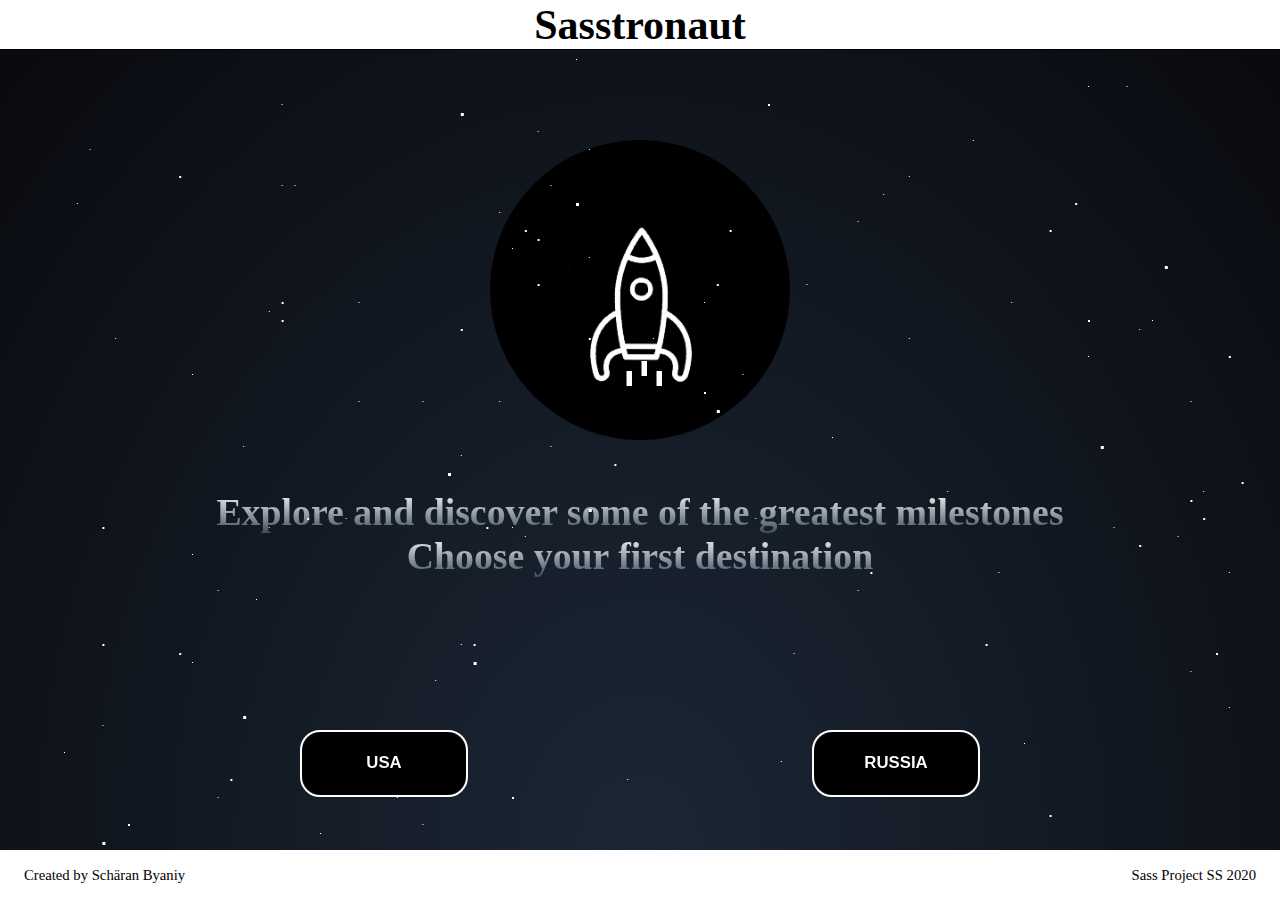
<file: index.html>
<!DOCTYPE html>
<html lang="en">

  <head>
    <meta charset="UTF-8">
    <title>Sasstronaut</title>
    <link rel="stylesheet" href="./css/layout/page_layout.css">
    <link rel="stylesheet" href="./css/layout/main_landingpage_layout.css">
    <link rel="stylesheet" href="./css/base/page_global_style.css">
    <link rel="stylesheet" href="./css/base/main_landingpage_style.css">
    <script src="./js/animation.js" defer></script>
  </head>

  <body class="page">

    
    <header class="page__header pageheader">
      <a class="pageheader__homelink" href="">
        <h1 class="pageheader__title">Sasstronaut</h1>
      </a>
    </header>

    <main class="page__main main">

    <div class="main__starbackground main__smallstars"></div>
    <div class="main__starbackground main__mediumstars"></div>
    <div class="main__starbackground main__bigstars"></div>



      <div class="main__logo logo" onfocus="HoverIn()" onmouseover="HoverIn()" onmouseout="HoverOut()" onblur="HoverOut()">
        <div class="logo__movecontainer">
          <div class="logo__shakecontainer">
            <img class="logo__img" src="./media/Rocket.png" alt="Sasstronaut Logo">
            <div class="logo__fires">
              <div class="logo__fire logo__fireUpper"></div>
              <div class="logo__fire logo__fireMiddle"></div>
              <div class="logo__fire logo__fireLower"></div>
            </div>
          </div>
        </div>
      </div>
      
      <div class="main__text text">
        <h2 class="text__phrase">Explore and discover some of the greatest milestones</h2>
        <h2 class="text__phrase">Choose your first destination</h2>
      </div>
      
      <div class="main__buttons buttons">
        <button class="buttons__button btn" onclick="location.href='./usa.html'">USA</button>
        <button class="buttons__button btn" onclick="location.href='./russia.html'">RUSSIA</button>
      </div>
      
    </main>

    <footer class="page__footer footer">
      <p class="footer__text">Created by Schäran Byaniy</p>
      <p class="footer__text">Sass Project SS 2020</p>
    </footer>

  </body>
</html>
</file>
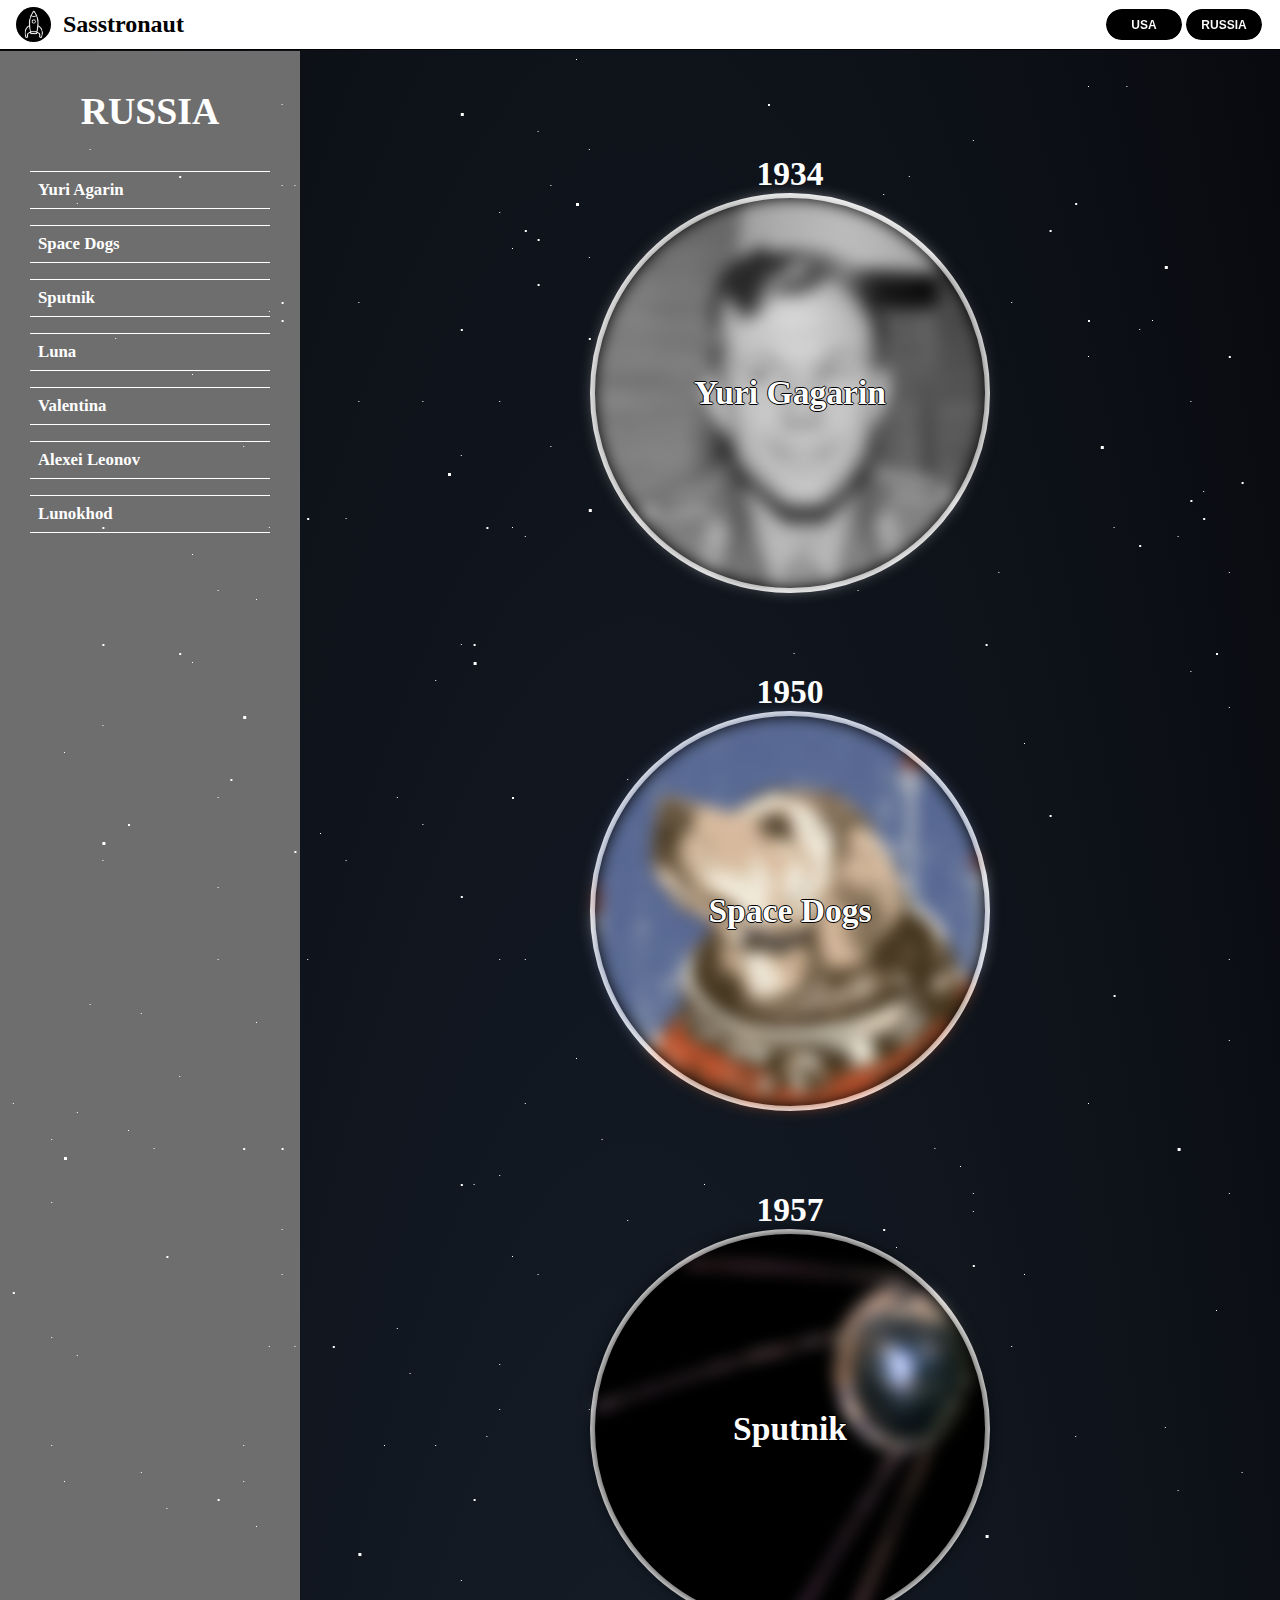
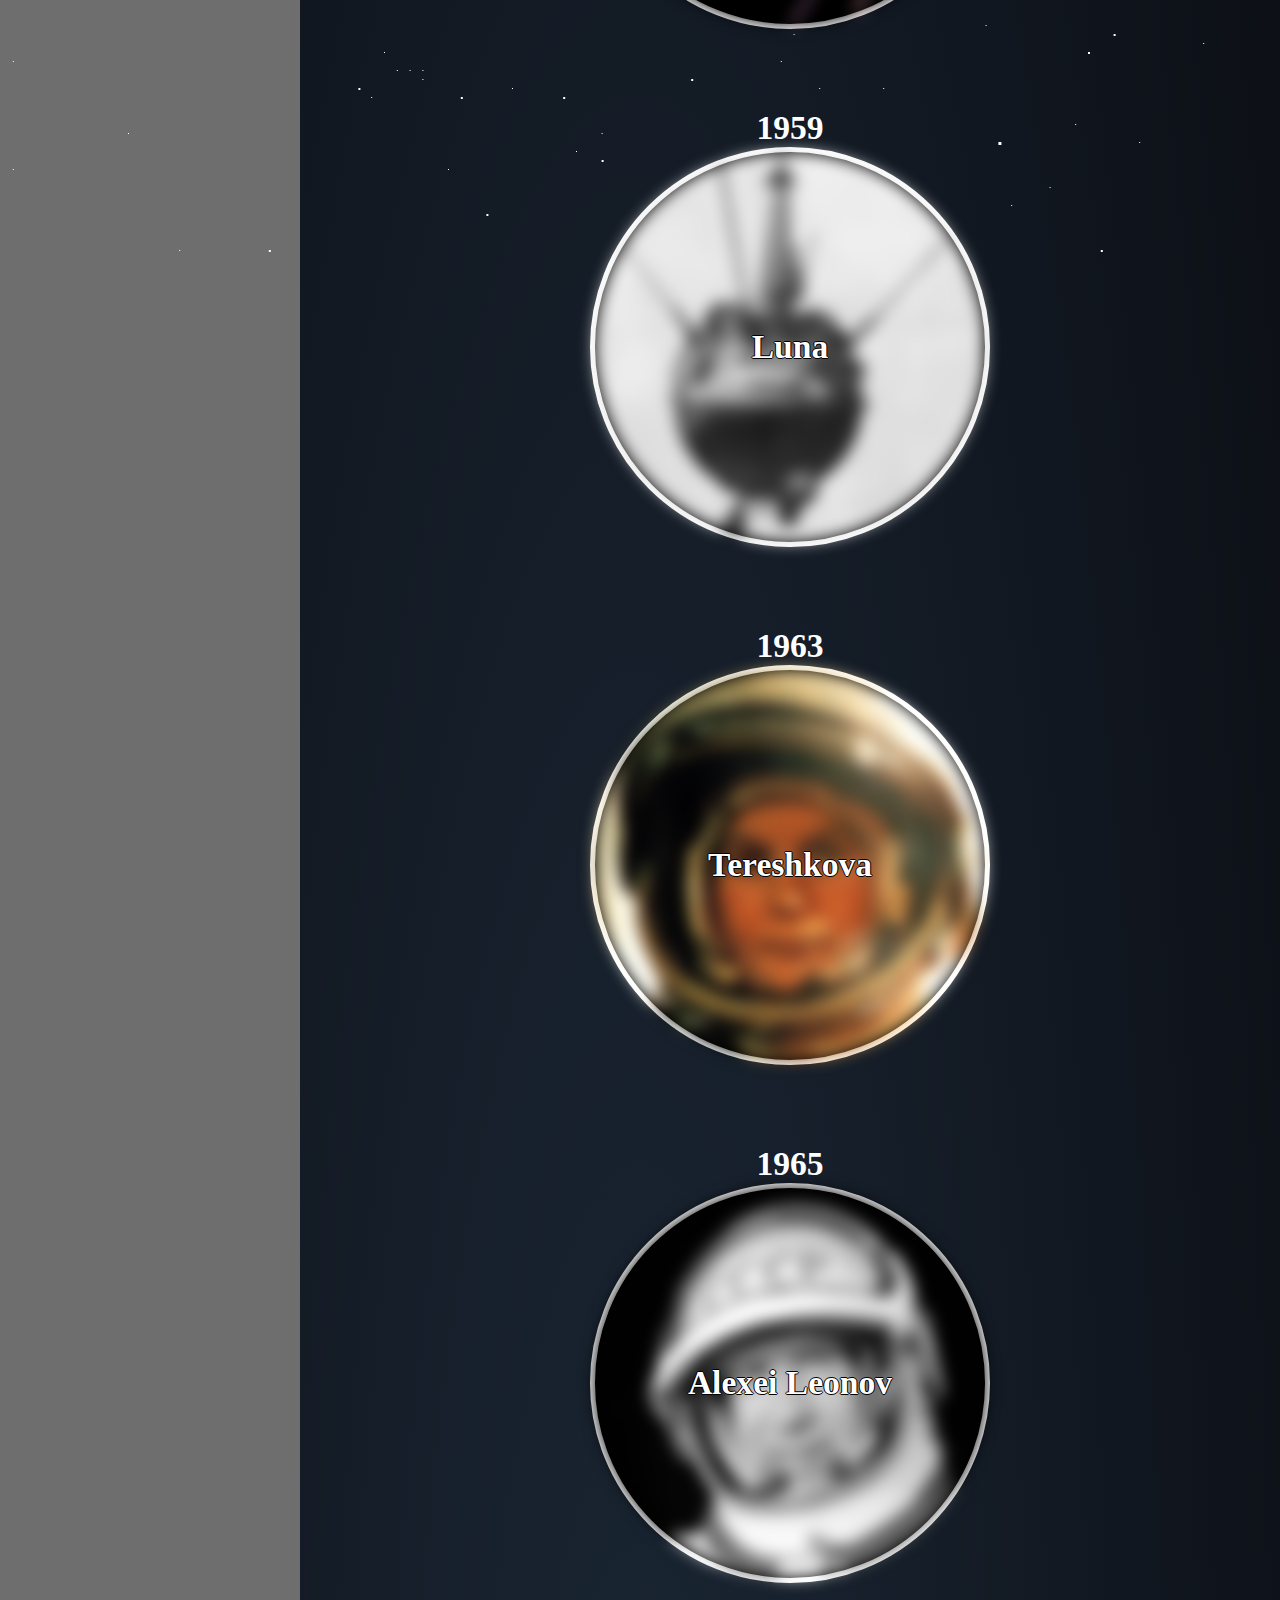
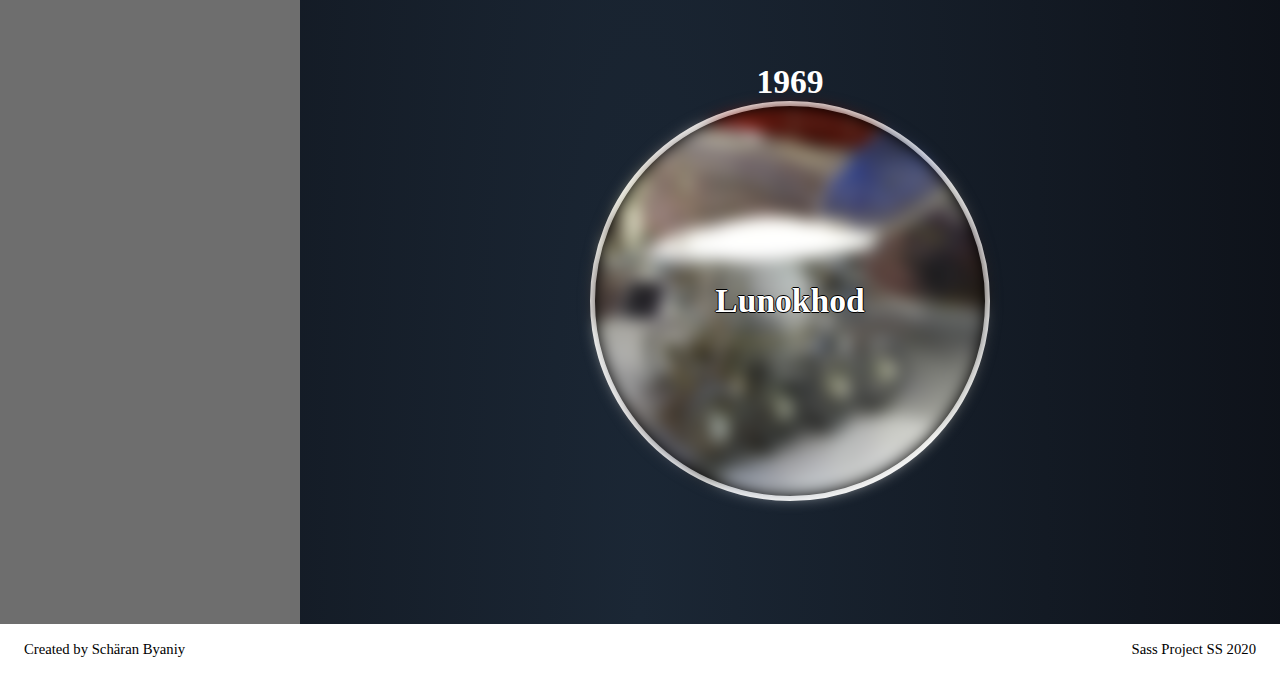
<file: russia.html>
<!DOCTYPE html>
<html lang="en">
   <head>
      <meta charset="UTF-8">
      <title>Sasstronaut</title>
      <link rel="stylesheet" href="./css/layout/page_layout.css">
      <link rel="stylesheet" href="./css/base/page_global_style.css">
      <link rel="stylesheet" href="./css/base/main_document_style.css">
      <link rel="stylesheet" href="./css/layout/main_document_layout.css">
      <script src="./js/animation.js" defer></script>
   </head>
   <body class="page" onscroll="Scroll()">


      <header class="page__header pageheader">
         <img class="pageheader__logo" src="./media/Rocket.png" alt="Rocket Logo">
         <a href="./index.html" class="pageheader__homelink">
            Sasstronaut
         </a>
         <div class="pageheader__buttons">
            <button class="pageheader__button btn" onclick="location.href='./usa.html'">USA</button>
            <button class="pageheader__button btn" onclick="location.href='./russia.html'">RUSSIA</button>
         </div>
      </header>
      
      <main class="page__main main">

         <<div class="main__starbackground main__smallstars"></div>
         <div class="main__starbackground main__mediumstars"></div>
         <div class="main__starbackground main__bigstars"></div>

         <header class="main__header mainheader">
            <h2 class="mainheader__title">RUSSIA</h2>
            <nav class="mainheader__nav">
               <ul class="mainheader__navlist">
                  <li class="mainheader__navelement"><a href="#yuri_agarin" class="mainheader__navlink">Yuri Agarin</a></li>
                  <li class="mainheader__navelement"><a href="#space_dogs" class="mainheader__navlink">Space Dogs</a></li>
                  <li class="mainheader__navelement"><a href="#sputnik" class="mainheader__navlink">Sputnik</a></li>              
                  <li class="mainheader__navelement"><a href="#luna" class="mainheader__navlink">Luna</a></li>
                  <li class="mainheader__navelement"><a href="#valentina" class="mainheader__navlink">Valentina</a></li>
                  <li class="mainheader__navelement"><a href="#alexei_leonov" class="mainheader__navlink"> Alexei Leonov</a></li>
                  <li class="mainheader__navelement"><a href="#lunokhod" class="mainheader__navlink">Lunokhod</a></li>
               </ul>
            </nav>
         </header>
         <div class="main__content">

            


            <article class="main__card card" id="yuri_agarin">
               <h4 class="card__year">1934</h4>
               <div class="card__front">
                  <h5 class="card__title">Yuri Gagarin</h5>
                  <img src="./media/russia/Yuri_Gangarin.jpg" alt="Yuri Gangarin" class="card__img">
               </div>
               <div class="card__back">
                  <p class="card__text">
                     Yuri Alekseyevich Gagarin  (9 March 1934 – 27 March 1968) was a Soviet Air Forces pilot and cosmonaut who became the first human to journey into outer space, achieving a major milestone in the Space Race; his capsule, Vostok 1, completed one orbit of Earth on 12 April 1961. Gagarin became an international celebrity and was awarded many medals and titles, including Hero of the Soviet Union, his nation's highest honour.
                  </p>
                  
               </div>
               <div class="card__background"></div>
            </article>

            <article class="main__card card" id="space_dogs">
               <h4 class="card__year">1950</h4>
               
               <div class="card__front">
                  <h5 class="card__title">Space Dogs</h5>
                  <img src="./media/russia/Space_Dog.jpg" alt="Space Dogs" class="card__img">
               </div>
               <div class="card__back">
                  <p class="card__text">
                     During the 1950s and 1960s the Soviet space program used dogs for sub-orbital and orbital space flights to determine whether human spaceflight was feasible.
                     In this period, the Soviet Union launched missions with passenger slots for at least 57 dogs. The number of dogs in space is smaller, as some dogs flew more than once.
                     Most survived; the few that died were lost mostly through technical failures, according to the parameters of the test.
                  </p>
                  
               </div>
               <div class="card__background"></div>
            </article>

            <article class="main__card card" id="sputnik">
               <h4 class="card__year">1957</h4>
               
               <div class="card__front">
                  <h5 class="card__title">Sputnik</h5>
                  <img src="./media/russia/Sputnik.jpg" alt="Sputnik" class="card__img">
               </div>
               <div class="card__back">
                  <p class="card__text">
                     Sputnik 1 was launched during the International Geophysical Year from Site No.1/5, at the 5th Tyuratam range, in Kazakh SSR (now known as the Baikonur Cosmodrome).
                     The satellite travelled at about 29,000 kilometres per hour (18,000 mph; 8,100 m/s), taking 96.2 minutes to complete each orbit.
                     It transmitted on 20.005 and 40.002 MHz,[14] which were monitored by radio operators throughout the world.
                     The signals continued for 21 days until the transmitter batteries ran out on 26 October 1957.
                  </p>
                  
               </div>
               <div class="card__background"></div>
            </article>

            <article class="main__card card" id="luna">
               <h4 class="card__year">1959</h4>
               
               <div class="card__front">
                  <h5 class="card__title">Luna</h5>
                  <img src="./media/russia/luna.jpg" alt="Luna" class="card__img">
               </div>
               <div class="card__back">
                  <p class="card__text">
                     The Luna programme (from the Russian word Луна "Luna" meaning "Lunar" or "Moon"), occasionally called Lunik by western media, was a series of robotic spacecraft missions sent to the Moon by the Soviet Union between 1959 and 1976.
                     Fifteen were successful, each designed as either an orbiter or lander, and accomplished many firsts in space exploration. They also performed many experiments, studying the Moon's chemical composition, gravity, temperature, and radiation.
                  </p>
                  
               </div>
               <div class="card__background"></div>
            </article>

            <article class="main__card card" id="valentina">
               <h4 class="card__year">1963</h4>
               
               <div class="card__front">
                  <h5 class="card__title">Tereshkova</h5>
                  <img src="./media/russia/Valentina.jpg" alt="Tereshkova" class="card__img">
               </div>
               <div class="card__back">
                  <p class="card__text">
                     Valentina Vladimirovna Tereshkova is a member of the Russian State Duma, engineer, and former cosmonaut. She is the first and youngest woman to have flown in space with a solo mission on the Vostok 6 on 16 June 1963.
                     She orbited the Earth 48 times, spent almost three days in space, and remains the only woman to have been on a solo space mission.
                  </p>
                  
               </div>
               <div class="card__background"></div>
            </article>

            <article class="main__card card" id="alexei_leonov">
               <h4 class="card__year">1965</h4>
               
               <div class="card__front">
                  <h5 class="card__title">Alexei Leonov</h5>
                  <img src="./media/russia/Alexei.jpg" alt="Alexei Leonov" class="card__img">
               </div>
               <div class="card__back">
                  <p class="card__text">
                     Alexei Arkhipovich Leonov (30 May 1934 – 11 October 2019) was a Soviet and Russian cosmonaut, Air Force major general, writer, and artist. On 18 March 1965, he became the first person to conduct a spacewalk, exiting the capsule during the Voskhod 2 mission for 12 minutes and 9 seconds.
                     He was also selected to be the first Soviet person to land on the moon, however the project was cancelled.
                  </p>
                  
               </div>
               <div class="card__background"></div>
            </article>

            <article class="main__card card" id="lunokhod">
               <h4 class="card__year">1969</h4>
               
               <div class="card__front">
                  <h5 class="card__title">Lunokhod</h5>
                  <img src="./media/russia/Lunokhod.jpg" alt="Lunokhod" class="card__img">
               </div>
               <div class="card__back">
                  <p class="card__text">
                     Lunokhod was a series of Soviet robotic lunar rovers designed to land on the Moon between 1969 and 1977. Lunokhod 1 was the first roving remote-controlled robot to land on an extraterrestrial body.
                  </p>
                  
               </div>
               <div class="card__background"></div>
            </article>

         </div>
      </main>
      <footer class="page__footer footer">
         <p class="footer__text">Created by Schäran Byaniy</p>
         <p class="footer__text">Sass Project SS 2020</p>
      </footer>
   </body>
</html>
</file>
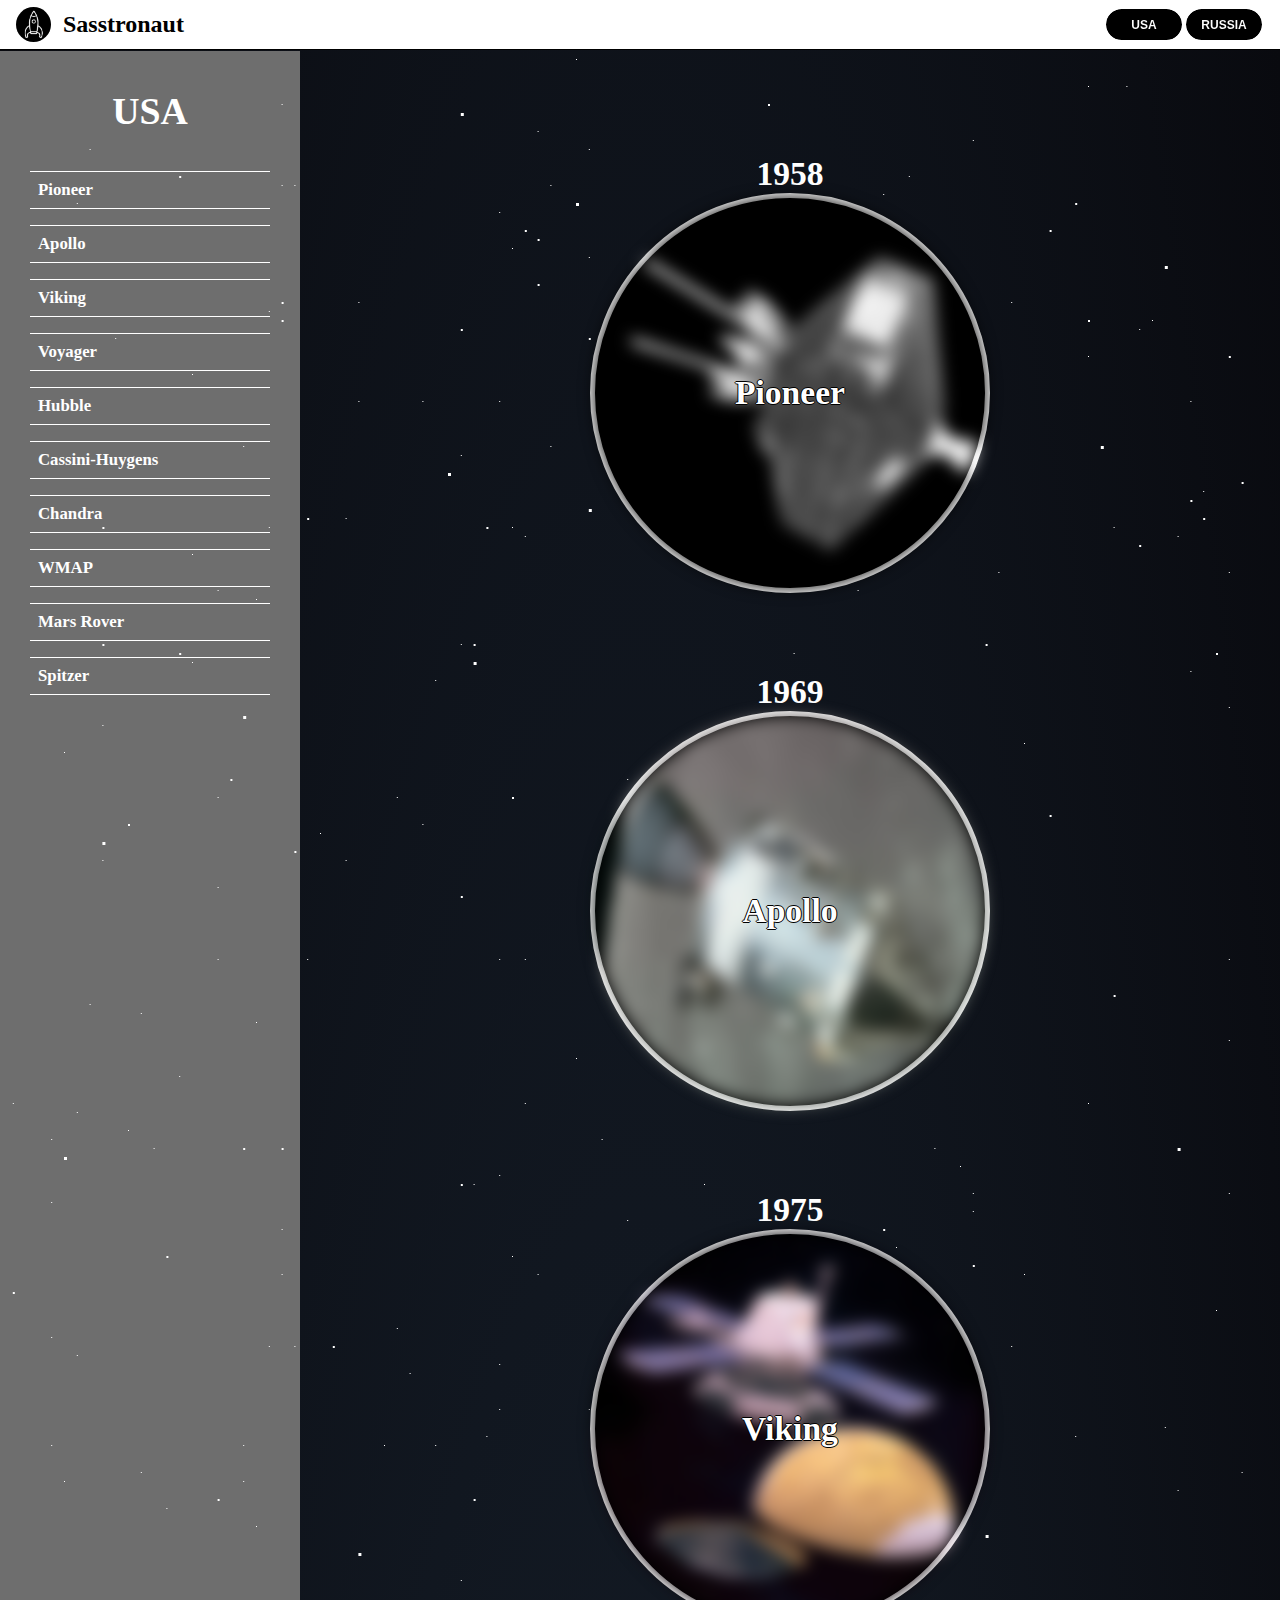
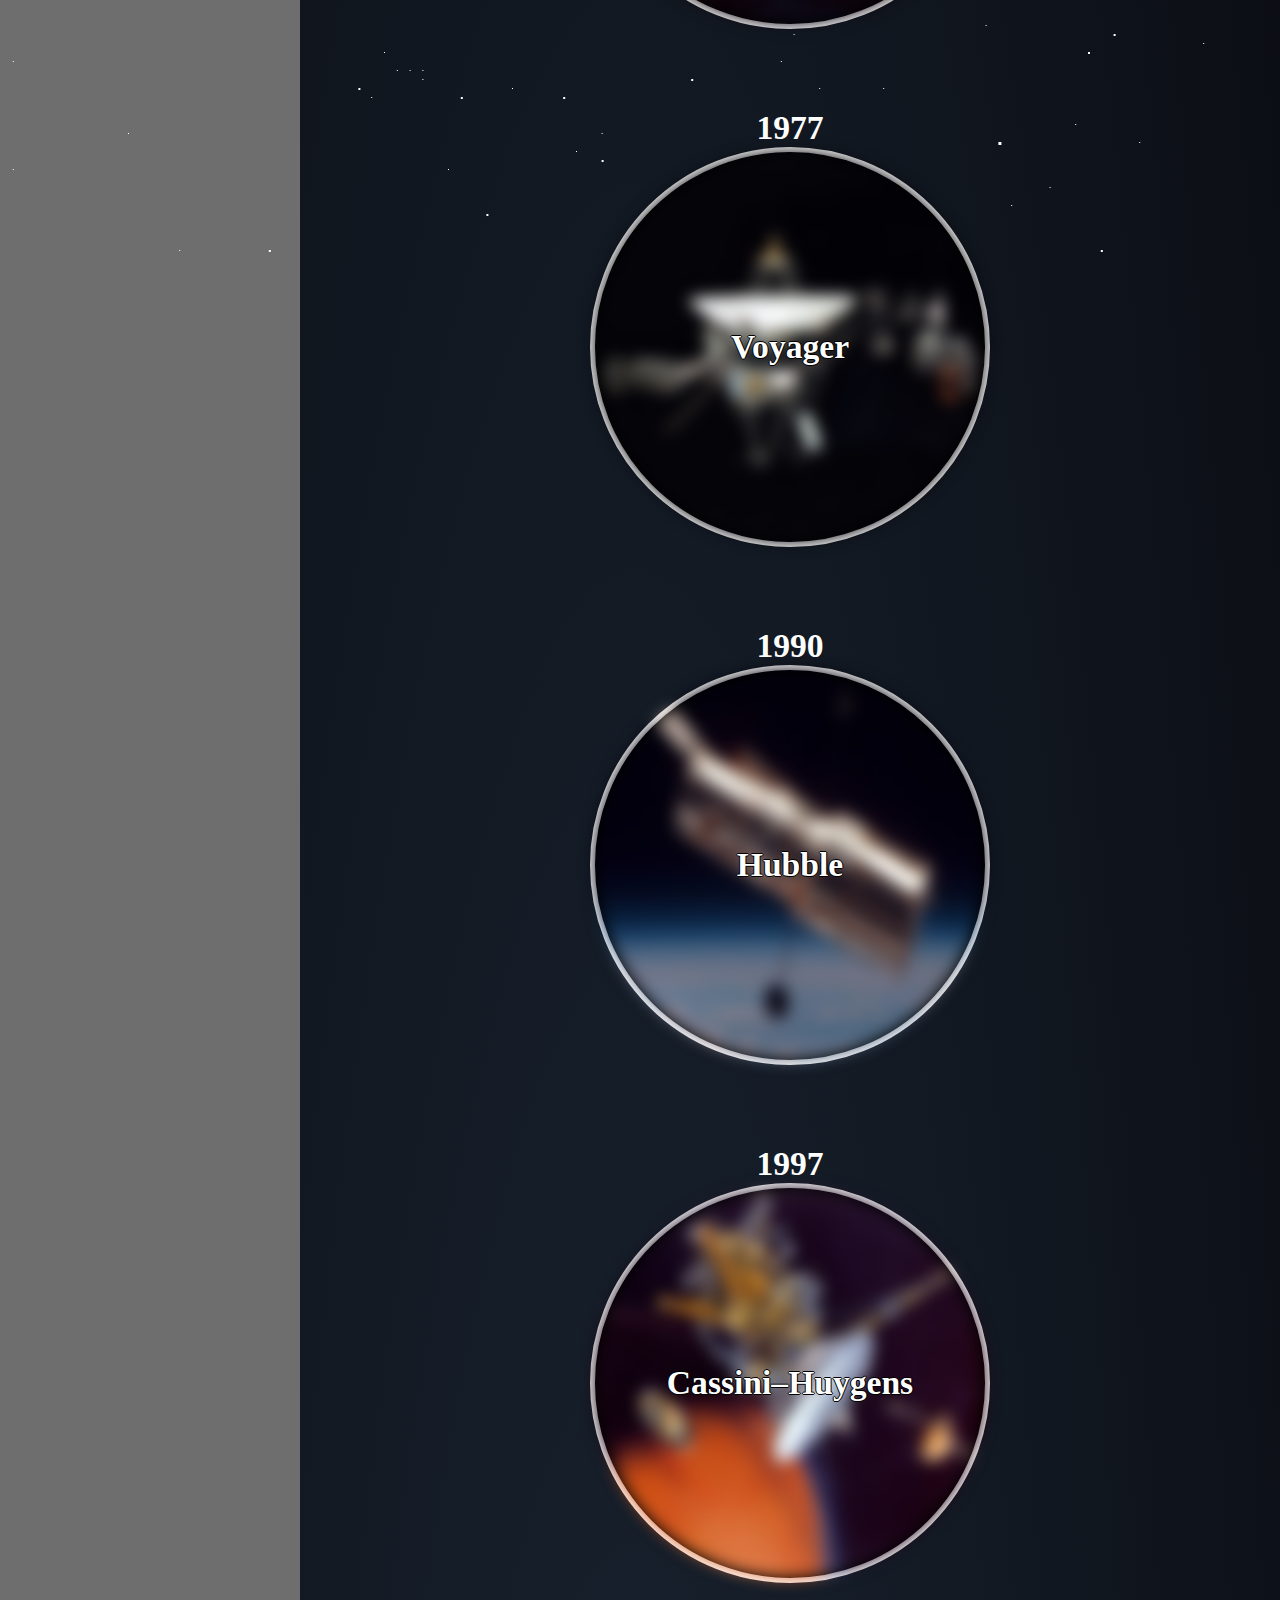
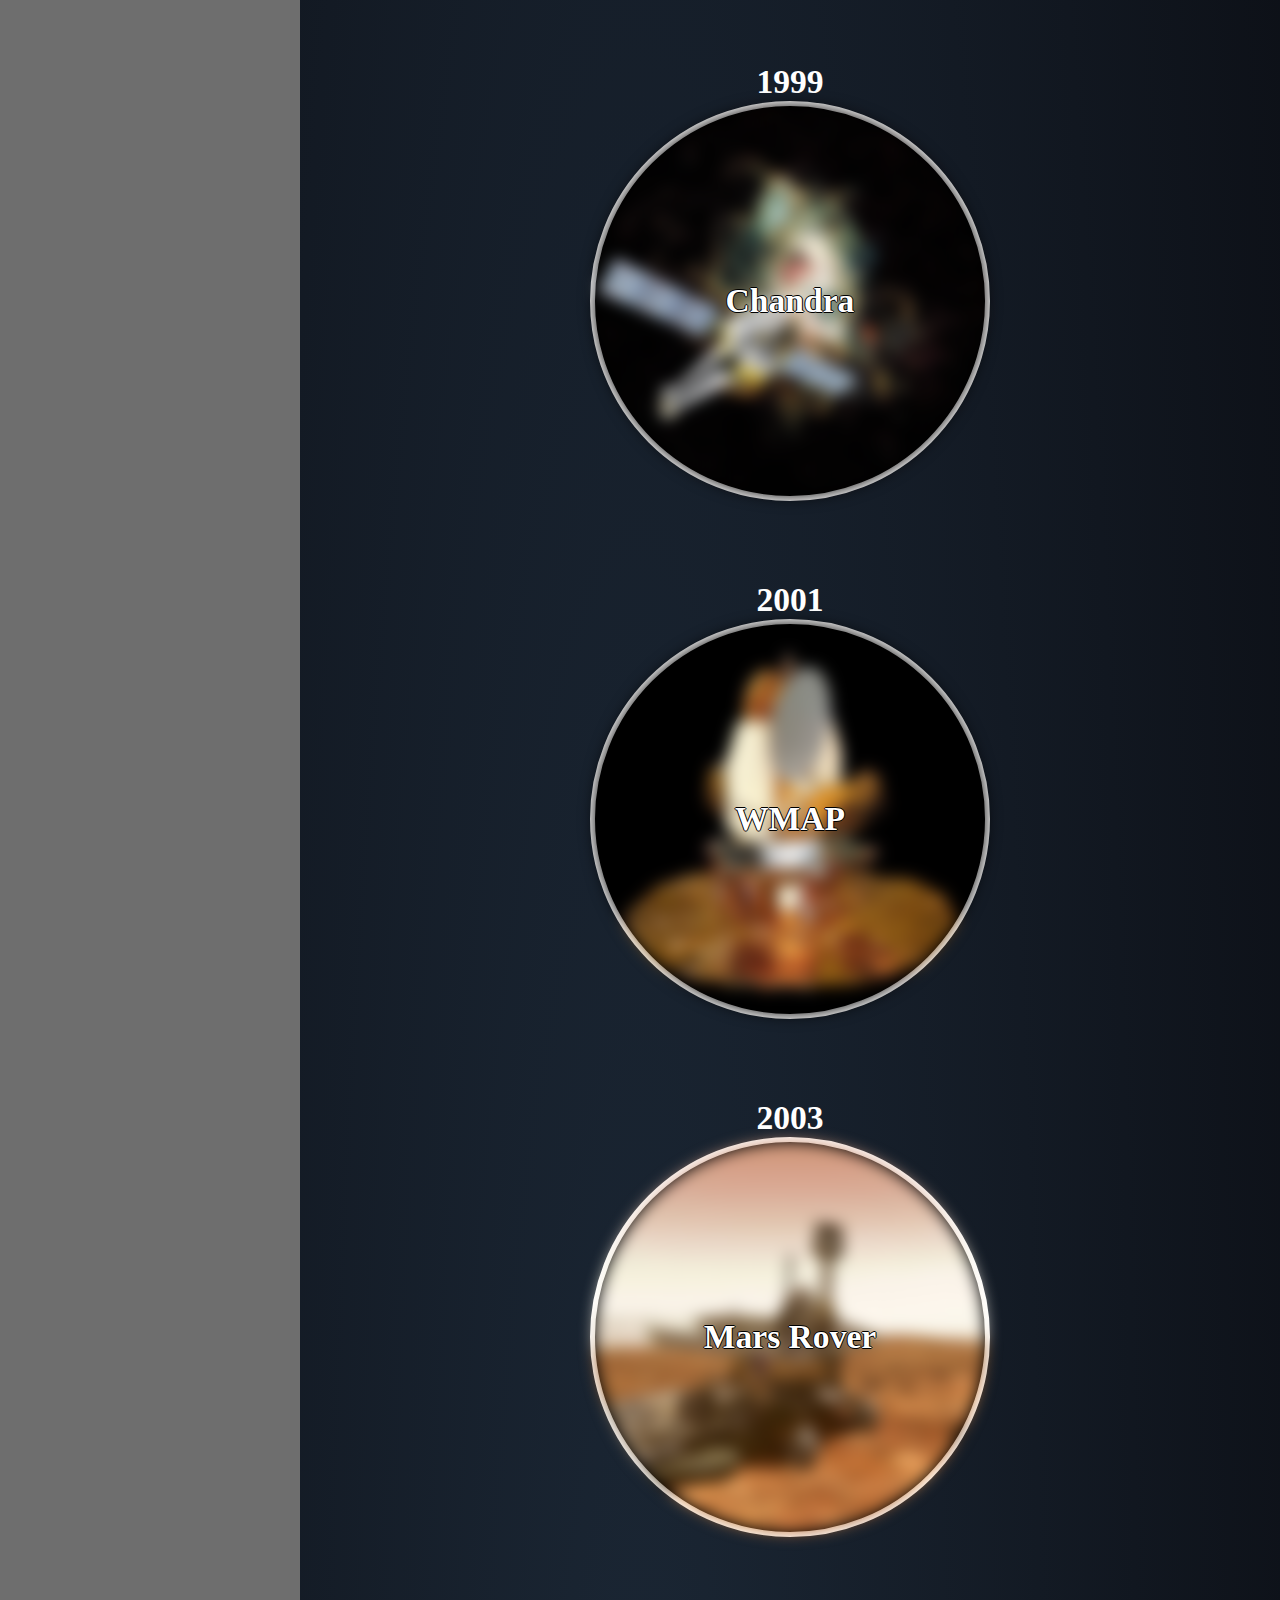
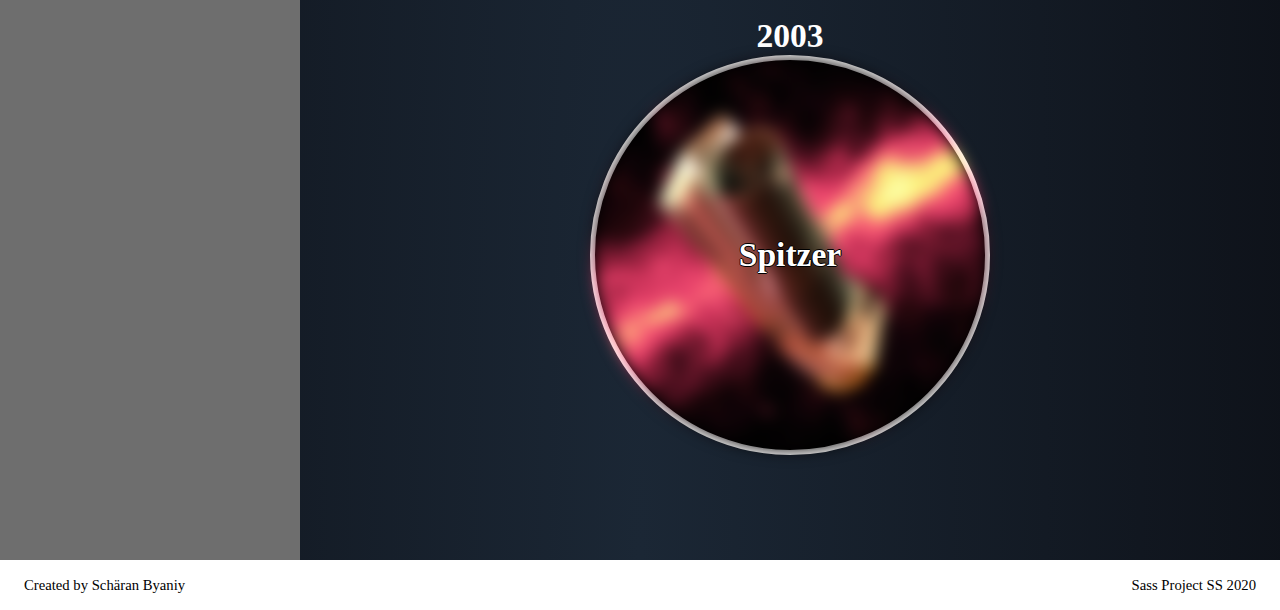
<file: usa.html>
<!DOCTYPE html>
<html lang="en">
   <head>
      <meta charset="UTF-8">
      <title>Sasstronaut</title>
      <link rel="stylesheet" href="./css/layout/page_layout.css">
      <link rel="stylesheet" href="./css/base/page_global_style.css">
      <link rel="stylesheet" href="./css/base/main_document_style.css">
      <link rel="stylesheet" href="./css/layout/main_document_layout.css">
      <script src="./js/animation.js" defer></script>
   </head>
   <body class="page" onscroll="Scroll()" style="font-family:verdana">


      <header class="page__header pageheader">
         <img class="pageheader__logo" src="./media/Rocket.png" alt="Rocket Logo">
         <a class="pageheader__homelink" href="./index.html" >
            Sasstronaut
         </a>
         <div class="pageheader__buttons">
            <button class="pageheader__button btn" onclick="location.href='./usa.html'">USA</button>
            <button class="pageheader__button btn" onclick="location.href='./russia.html'">RUSSIA</button>
         </div>
      </header>
      
      <main class="page__main main">

         <div class="main__starbackground main__smallstars"></div>
         <div class="main__starbackground main__mediumstars"></div>
         <div class="main__starbackground main__bigstars"></div>

         <header class="main__header mainheader">
            <h2 class="mainheader__title">USA</h2>
            <nav class="mainheader__nav">
               <ul class="mainheader__navlist">
                  <li class="mainheader__navelement"><a class="mainheader__navlink" href="#pioneer">Pioneer</a></li>
                  <li class="mainheader__navelement"><a class="mainheader__navlink" href="#apollo">Apollo</a></li>
                  <li class="mainheader__navelement"><a class="mainheader__navlink" href="#viking">Viking</a></li>
                  <li class="mainheader__navelement"><a class="mainheader__navlink" href="#voyager">Voyager</a></li>
                  <li class="mainheader__navelement"><a class="mainheader__navlink" href="#hubble">Hubble</a></li>
                  <li class="mainheader__navelement"><a class="mainheader__navlink" href="#cassini_huygens">Cassini-Huygens</a></li>
                  <li class="mainheader__navelement"><a class="mainheader__navlink" href="#chandra">Chandra</a></li>
                  <li class="mainheader__navelement"><a class="mainheader__navlink" href="#wmap">WMAP</a></li>
                  <li class="mainheader__navelement"><a class="mainheader__navlink" href="#mars_rover">Mars Rover</a></li>
                  <li class="mainheader__navelement"><a class="mainheader__navlink" href="#spitzer">Spitzer</a></li>
               </ul>
            </nav>
         </header>

         <div class="main__content">

            <article class="main__card card" id="pioneer">
               <h4 class="card__year">1958</h4>
               
               <div class="card__front">
                  <h5 class="card__title">Pioneer</h5>
                  <img src="./media/usa/Pioneer.png" alt="Pioneer" class="card__img">
               </div>
               <div class="card__back">
                  <p class="card__text">
                     The Pioneer programs were two series of United States lunar and planetary space probes exploration.
                     The first program, which ran from 1958 to 1960, unsuccessfully attempted to send spacecraft to orbit the Moon,
                     successfully sent one spacecraft to fly by the Moon, and successfully sent one spacecraft to investigate interplanetary space between the orbits of Earth and Venus.
                  </p>
                  
               </div>
               <div class="card__background"></div>
            </article>

            <article class="main__card card" id="apollo">
               <h4 class="card__year">1969</h4>
               
               <div class="card__front">
                  <h5 class="card__title">Apollo</h5>
                  <img src="./media/usa/Apollo.png" alt="Apollo" class="card__img">
               </div>
               <div class="card__back">
                  <p class="card__text">
                     The Apollo program, also known as Project Apollo, was the third United States human spaceflight program carried out by the National Aeronautics and Space Administration (NASA), which succeeded in landing the first men on the Moon from 1969 to 1972. 
                     It was first conceived during Dwight D. Eisenhower's administration as a three-person spacecraft to follow the one-person Project Mercury, which put the first Americans in space. 
                  </p>
                  
               </div>
               <div class="card__background"></div>
            </article>

            <article class="main__card card" id="viking">
               <h4 class="card__year">1975</h4>
               
               <div class="card__front">
                  <h5 class="card__title">Viking</h5>
                  <img src="./media/usa/Viking.png" alt="Viking" class="card__img">
               </div>
               <div class="card__back">
                  <p class="card__text">
                     The Viking program consisted of a pair of American space probes sent to Mars, Viking 1 and Viking 2.
                     Each spacecraft was composed of two main parts: an orbiter designed to photograph the surface of Mars from orbit, and a lander designed to study the planet from the surface. The orbiters also served as communication relays for the landers once they touched down.
                  </p>
                  
               </div>
               <div class="card__background"></div>
            </article>

            <article class="main__card card" id="voyager">
               <h4 class="card__year">1977</h4>
               
               <div class="card__front">
                  <h5 class="card__title">Voyager</h5>
                  <img src="./media/usa/Voyager.png" alt="Voyager" class="card__img">
               </div>
               <div class="card__back">
                  <p class="card__text">
                     The Voyager program is an American scientific program that employs two robotic probes, Voyager 1 and Voyager 2, launched in 1977 to take advantage of a favorable alignment of Jupiter, Saturn, Uranus, and Neptune.
                     Although their original mission was to study only the planetary systems of Jupiter and Saturn, Voyager 2 continued on to Uranus and Neptune. The Voyagers now explore the outer boundary of the heliosphere in interstellar space.
                  </p>
                  
               </div>
               <div class="card__background"></div>
            </article>

            <article class="main__card card" id="hubble">
               <h4 class="card__year">1990</h4>
               
               <div class="card__front">
                  <h5 class="card__title">Hubble</h5>
                  <img src="./media/usa/Hubble.png" alt="Hubble" class="card__img">
               </div>
               <div class="card__back">
                  <p class="card__text">
                     The Hubble Space Telescope (often referred to as HST or Hubble) is a space telescope that was launched into low Earth orbit in 1990 and remains in operation. 
                     It was not the first space telescope but it is one of the largest and most versatile, well known both as a vital research tool and as a public relations boon for astronomy. 
                     The Hubble telescope is named after astronomer Edwin Hubble and is one of NASA's Great Observatories, along with the Compton Gamma Ray Observatory, the Chandra X-ray Observatory, and the Spitzer Space Telescope.
                  </p>
                  
               </div>
               <div class="card__background"></div>
            </article>

            <article class="main__card card" id="cassini_huygens">
               <h4 class="card__year">1997</h4>
               
               <div class="card__front">
                  <h5 class="card__title">Cassini–Huygens</h5>
                  <img src="./media/usa/Cassini_Huygens.png" alt="Cassini–Huygens" class="card__img">
               </div>
               <div class="card__back">
                  <p class="card__text">
                     The Cassini–Huygens space-research mission, commonly called Cassini, involved a collaboration between NASA, the European Space Agency (ESA), and the Italian Space Agency (ASI) to send a probe to study the planet Saturn and its system, including its rings and natural satellites.
                     The Flagship-class robotic spacecraft comprised both NASA's Cassini probe and ESA's Huygens lander, which landed on Saturn's largest moon, Titan. Cassini was the fourth space probe to visit Saturn and the first to enter its orbit. 
                  </p>
                  
               </div>
               <div class="card__background"></div>
            </article>

            <article class="main__card card" id="chandra">
               <h4 class="card__year">1999</h4>
               
               <div class="card__front">
                  <h5 class="card__title">Chandra</h5>
                  <img src="./media/usa/Chandra.png" alt="Chandra" class="card__img">
               </div>
               <div class="card__back">
                  <p class="card__text">
                     The Chandra X-ray Observatory (CXO), previously known as the Advanced X-ray Astrophysics Facility (AXAF), is a Flagship-class space telescope launched aboard the Space Shuttle Columbia during STS-93 by NASA on July 23, 1999. 
                     Chandra is sensitive to X-ray sources 100 times fainter than any previous X-ray telescope, enabled by the high angular resolution of its mirrors. Since the Earth's atmosphere absorbs the vast majority of X-rays, they are not detectable from Earth-based telescopes; therefore space-based telescopes are required to make these observations. 
                  </p>
                  
               </div>
               <div class="card__background"></div>
            </article>

            <article class="main__card card" id="wmap">
               <h4 class="card__year">2001</h4>
               
               <div class="card__front">
                  <h5 class="card__title">WMAP</h5>
                  <img src="./media/usa/WMAP.png" alt="WMAP" class="card__img">
               </div>
               <div class="card__back">
                  <p class="card__text">
                     The Wilkinson Microwave Anisotropy Probe (WMAP), originally known as the Microwave Anisotropy Probe (MAP), was a spacecraft operating from 2001 to 2010 which measured temperature differences across the sky in the cosmic microwave background (CMB)
                     – the radiant heat remaining from the Big Bang. Headed by Professor Charles L. Bennett of Johns Hopkins University, the mission was developed in a joint partnership between the NASA Goddard Space Flight Center and Princeton University.
                  </p>
                  
               </div>
               <div class="card__background"></div>
            </article>

            <article class="main__card card" id="mars_rover">
               <h4 class="card__year">2003</h4>
               
               <div class="card__front">
                  <h5 class="card__title">Mars Rover</h5>
                  <img src="./media/usa/Spirit.png" alt="Mars Rover" class="card__img">
               </div>
               <div class="card__back">
                  <p class="card__text">
                     NASA's Mars Exploration Rover (MER) mission was a robotic space mission involving two Mars rovers, Spirit and Opportunity exploring the planet Mars. 
                     It began in 2003 with the launch of the two rovers to explore the Martian surface and geology; both landed on Mars at separate locations in January 2004. 
                     Both rovers far outlived their planned missions of 90 Martian solar days: MER-A Spirit was active until March 22, 2010, while MER-B Opportunity was active until June 10, 2018 and holds the record for the longest distance driven by any off-Earth wheeled vehicle.
                  </p>
                  
               </div>
               <div class="card__background"></div>
            </article>

            <article class="main__card card" id="spitzer">
               <h4 class="card__year">2003</h4>
               
               <div class="card__front">
                  <h5 class="card__title">Spitzer</h5>
                  <img src="./media/usa/Spitzer.png" alt="Spitzer" class="card__img">
               </div>
               <div class="card__back">
                  <p class="card__text">
                     The Spitzer Space Telescope (SST), formerly the Space Infrared Telescope Facility (SIRTF), was an infrared space telescope launched in 2003 and retired on 30 January 2020.
                     The planned mission period was to be 2.5 years with a pre-launch expectation that the mission could extend to five or slightly more years until the onboard liquid helium supply was exhausted. 
                     This occurred on 15 May 2009. Without liquid helium to cool the telescope to the very low temperatures needed to operate, most of the instruments were no longer usable. 
                  </p>
                  
               </div>
               <div class="card__background"></div>
            </article>

         </div>

      </main>

      <footer class="page__footer footer">
         <p class="footer__text">Created by Schäran Byaniy</p>
         <p class="footer__text">Sass Project SS 2020</p>
      </footer>
      
   </body>
</html>
</file>
<file: css/layout/page_layout.css>
/* Grid for the Page Layout (universal for all pages) */
/* Variables-File */
/* Assign values to variables which will be used on multiple scss-files */
/* Main font size */
/* All used Colors */
/* Height of the Header for all Pages */
/* Animation Speed of the Rocket-Fire on the Landingpage */
.page {
  /* Fill the whole View */
  min-height: 100vh;
  /* Grid Template */
  display: grid;
  grid-template: "." 50px "main_area" minmax(50em, 1fr) "footer_area" 50px;
  /* Attribute 'fixed' doesn't work on Grid-Items.
  Header needs to be adjusted differently in the Grid-Template */
  /* Empty Container which will contain absoulte items.
  Will be used to create the Star-Background */
}
.page__header {
  z-index: 2;
  position: fixed;
  top: 0;
  left: 0;
  height: 50px;
  width: 100%;
}
.page__main {
  padding-top: 1px;
  padding-bottom: 1px;
  z-index: 0;
  grid-area: main_area;
}
.page__footer {
  z-index: 2;
  grid-area: footer_area;
}
.page__stars {
  z-index: 1;
  height: 0%;
  width: 0%;
}

/*# sourceMappingURL=page_layout.css.map */
</file>
<file: css/layout/main_landingpage_layout.css>
/* Grid for the Landingpage Layout */
.main {
  display: grid;
  grid-template: "." 5% "logo_area" 50% "text_area" minmax(15em, 15%) "buttons_area" 10% "." 20%;
}
.main__logo {
  grid-area: logo_area;
}
.main__text {
  grid-area: text_area;
}
.main__buttons {
  grid-area: buttons_area;
}

/*# sourceMappingURL=main_landingpage_layout.css.map */
</file>
<file: css/base/main_landingpage_style.css>
/* Handles the State Changes of the Main Landingpage */
/* Animation-File */
/* All used Animation will be stored here */
/* Variables-File */
/* Assign values to variables which will be used on multiple scss-files */
/* Main font size */
/* All used Colors */
/* Height of the Header for all Pages */
/* Animation Speed of the Rocket-Fire on the Landingpage */
/* Shake-Animation on the Landingpage-Logo */
@keyframes shake {
  0% {
    transform: translate(1px, 1px) rotate(0deg);
  }
  10% {
    transform: translate(-1px, -2px) rotate(-1deg);
  }
  20% {
    transform: translate(-3px, 0px) rotate(1deg);
  }
  30% {
    transform: translate(3px, 2px) rotate(0deg);
  }
  40% {
    transform: translate(1px, -1px) rotate(1deg);
  }
  50% {
    transform: translate(-1px, 2px) rotate(-1deg);
  }
  60% {
    transform: translate(-3px, 1px) rotate(0deg);
  }
  70% {
    transform: translate(3px, 1px) rotate(-1deg);
  }
  80% {
    transform: translate(-1px, -1px) rotate(1deg);
  }
  90% {
    transform: translate(1px, 2px) rotate(0deg);
  }
  100% {
    transform: translate(1px, -2px) rotate(-1deg);
  }
}
/* Rocketfire-Animation on the Landingpage-Logo */
@keyframes firemovement {
  0% {
    opacity: 0;
  }
  50% {
    opacity: 1;
  }
  100% {
    opacity: 0;
    transform: translate(6.3em, -0.5em);
  }
}
/* Rocket-Animation on the Landingpage-Logo */
@keyframes move_down {
  from {
    transform: translateY(-3.8em);
  }
  to {
    transform: translateY(0);
  }
}
/* Rocket-Animation on the Landingpage-Logo */
@keyframes move_up {
  from {
    transform: translateY(0);
  }
  to {
    transform: translateY(-3.8em);
  }
}
/* Star-Animation on the whole Background */
@keyframes starflow {
  to {
    transform: translateY(400vh);
  }
}
/* Title Movement from the center of image to the box below (Card) */
@keyframes movetitle {
  0% {
    text-align: center;
    opacity: 1;
  }
  20% {
    text-align: center;
    opacity: 0;
  }
  50% {
    width: 100%;
    text-align: left;
    opacity: 0;
    top: 9em;
    transform: scale(1.42);
    color: black;
  }
  100% {
    width: 100%;
    text-align: left;
    opacity: 1;
    top: 12.3em;
    transform: scale(1.42);
    color: black;
  }
}
/* Variables-File */
/* Assign values to variables which will be used on multiple scss-files */
/* Main font size */
/* All used Colors */
/* Height of the Header for all Pages */
/* Animation Speed of the Rocket-Fire on the Landingpage */
/* Mixin-File */
/* Modules for recurring patterns to write less css code */
/* Functions to help out expensive calculations */
/* Variables-File */
/* Assign values to variables which will be used on multiple scss-files */
/* Main font size */
/* All used Colors */
/* Height of the Header for all Pages */
/* Animation Speed of the Rocket-Fire on the Landingpage */
/* Mixin to define all nesseccary flex-settings of an element*/
/* Mixin to define all nesseccary box-settings of an element*/
/* Mixin to create $number of box-shadow, with size of $width, which will act as 'stars' */
/* Function to calculate the position for each star - with $secondary-color color */
/* X-Position will be a random position from 0 - 100vw */
/* Y-Position will be a random position from -XXX to YYY (outside of the view)*/
/* Function to define $number of values for the box-shadow */
/* When you hover on the Logo */
.logo:hover {
  /* Border around the Logo becomes white*/
  transition: 3s;
  border: 3px solid white;
}
.logo:hover .logo {
  /* Accelerate the speed-duration by x8 */
  /* Let the Logo move up */
  /* Let the Logo shake */
  /* Update the firemovement by the new speed-duration */
}
.logo:hover .logo__movecontainer {
  animation: 3s move_up forwards;
}
.logo:hover .logo__shakecontainer {
  animation: 0.5s shake ease-in-out infinite;
}
.logo:hover .logo__fire {
  animation-duration: 0.375s;
}
.logo:hover .logo__fireMiddle {
  animation-delay: 0.25s;
}
.logo:hover .logo__fireLower {
  animation-delay: 0.125s;
}

/* Base Style for the Landingpage */
/* Mixin-File */
/* Modules for recurring patterns to write less css code */
/* Functions to help out expensive calculations */
/* Variables-File */
/* Assign values to variables which will be used on multiple scss-files */
/* Main font size */
/* All used Colors */
/* Height of the Header for all Pages */
/* Animation Speed of the Rocket-Fire on the Landingpage */
/* Mixin to define all nesseccary flex-settings of an element*/
/* Mixin to define all nesseccary box-settings of an element*/
/* Mixin to create $number of box-shadow, with size of $width, which will act as 'stars' */
/* Function to calculate the position for each star - with $secondary-color color */
/* X-Position will be a random position from 0 - 100vw */
/* Y-Position will be a random position from -XXX to YYY (outside of the view)*/
/* Function to define $number of values for the box-shadow */
/* Animation-File */
/* All used Animation will be stored here */
/* Variables-File */
/* Assign values to variables which will be used on multiple scss-files */
/* Main font size */
/* All used Colors */
/* Height of the Header for all Pages */
/* Animation Speed of the Rocket-Fire on the Landingpage */
/* Shake-Animation on the Landingpage-Logo */
@keyframes shake {
  0% {
    transform: translate(1px, 1px) rotate(0deg);
  }
  10% {
    transform: translate(-1px, -2px) rotate(-1deg);
  }
  20% {
    transform: translate(-3px, 0px) rotate(1deg);
  }
  30% {
    transform: translate(3px, 2px) rotate(0deg);
  }
  40% {
    transform: translate(1px, -1px) rotate(1deg);
  }
  50% {
    transform: translate(-1px, 2px) rotate(-1deg);
  }
  60% {
    transform: translate(-3px, 1px) rotate(0deg);
  }
  70% {
    transform: translate(3px, 1px) rotate(-1deg);
  }
  80% {
    transform: translate(-1px, -1px) rotate(1deg);
  }
  90% {
    transform: translate(1px, 2px) rotate(0deg);
  }
  100% {
    transform: translate(1px, -2px) rotate(-1deg);
  }
}
/* Rocketfire-Animation on the Landingpage-Logo */
@keyframes firemovement {
  0% {
    opacity: 0;
  }
  50% {
    opacity: 1;
  }
  100% {
    opacity: 0;
    transform: translate(6.3em, -0.5em);
  }
}
/* Rocket-Animation on the Landingpage-Logo */
@keyframes move_down {
  from {
    transform: translateY(-3.8em);
  }
  to {
    transform: translateY(0);
  }
}
/* Rocket-Animation on the Landingpage-Logo */
@keyframes move_up {
  from {
    transform: translateY(0);
  }
  to {
    transform: translateY(-3.8em);
  }
}
/* Star-Animation on the whole Background */
@keyframes starflow {
  to {
    transform: translateY(400vh);
  }
}
/* Title Movement from the center of image to the box below (Card) */
@keyframes movetitle {
  0% {
    text-align: center;
    opacity: 1;
  }
  20% {
    text-align: center;
    opacity: 0;
  }
  50% {
    width: 100%;
    text-align: left;
    opacity: 0;
    top: 9em;
    transform: scale(1.42);
    color: black;
  }
  100% {
    width: 100%;
    text-align: left;
    opacity: 1;
    top: 12.3em;
    transform: scale(1.42);
    color: black;
  }
}
/* Variables-File */
/* Assign values to variables which will be used on multiple scss-files */
/* Main font size */
/* All used Colors */
/* Height of the Header for all Pages */
/* Animation Speed of the Rocket-Fire on the Landingpage */
/* The Logo */
.logo {
  /* width - height - background - padding - margin - border-color - border width - border-radius*/
  width: 300px;
  height: 300px;
  background: black;
  border: solid black 3px;
  border-radius: 50%;
  padding: 0%;
  margin: 0%;
  justify-self: center;
  align-self: center;
  transition: border 2s;
  /* Delay the fire-elements depending on the animation speed */
}
.logo__movecontainer {
  margin: 3em;
  animation: 2s move_down ease-in-out forwards;
}
.logo__img {
  padding-top: 1em;
  width: 100%;
  border-radius: 50%;
}
.logo__fires {
  position: relative;
}
.logo__fire {
  position: absolute;
  /* width - height - background */
  width: 5px;
  height: 15px;
  background: white;
  border: solid black 0px;
  border-radius: 0;
  padding: 0;
  margin: 0;
  /* Create side-fire lines*/
  box-shadow: -15px 10px white, 15px 10px white;
  /* translate the absolute position below the rocket*/
  transform: translate(6.3em, -3em);
  /* animate the fire */
  animation: 3s ease-in-out firemovement infinite;
}
.logo__fireMiddle {
  animation-delay: 2s;
}
.logo__fireLower {
  animation-delay: 1s;
}

/* Style the Text */
.text {
  align-self: flex-start;
  justify-self: center;
  width: 90%;
}
.text__phrase {
  text-align: center;
  background-clip: border-box;
  background: -webkit-linear-gradient(white, #38495a);
  -webkit-background-clip: text;
  -webkit-text-fill-color: transparent;
}

/* Style the Buttons */
.buttons {
  justify-self: center;
  z-index: 2;
  display: flex;
  flex-flow: row nowrap;
  justify-content: space-around;
  align-items: flex-start;
  width: 80%;
  height: 100%;
  background: transparent;
  border: solid black 0px;
  border-radius: 0;
  padding: 0;
  margin: 0;
}
.buttons__button {
  width: 10em;
  height: 4em;
  border-radius: 20px;
}

/*# sourceMappingURL=main_landingpage_style.css.map */
</file>
<file: css/base/main_document_style.css>
/* Handles the State Changes of the Main Landingpage */
/* Animation-File */
/* All used Animation will be stored here */
/* Variables-File */
/* Assign values to variables which will be used on multiple scss-files */
/* Main font size */
/* All used Colors */
/* Height of the Header for all Pages */
/* Animation Speed of the Rocket-Fire on the Landingpage */
/* Shake-Animation on the Landingpage-Logo */
@keyframes shake {
  0% {
    transform: translate(1px, 1px) rotate(0deg);
  }
  10% {
    transform: translate(-1px, -2px) rotate(-1deg);
  }
  20% {
    transform: translate(-3px, 0px) rotate(1deg);
  }
  30% {
    transform: translate(3px, 2px) rotate(0deg);
  }
  40% {
    transform: translate(1px, -1px) rotate(1deg);
  }
  50% {
    transform: translate(-1px, 2px) rotate(-1deg);
  }
  60% {
    transform: translate(-3px, 1px) rotate(0deg);
  }
  70% {
    transform: translate(3px, 1px) rotate(-1deg);
  }
  80% {
    transform: translate(-1px, -1px) rotate(1deg);
  }
  90% {
    transform: translate(1px, 2px) rotate(0deg);
  }
  100% {
    transform: translate(1px, -2px) rotate(-1deg);
  }
}
/* Rocketfire-Animation on the Landingpage-Logo */
@keyframes firemovement {
  0% {
    opacity: 0;
  }
  50% {
    opacity: 1;
  }
  100% {
    opacity: 0;
    transform: translate(6.3em, -0.5em);
  }
}
/* Rocket-Animation on the Landingpage-Logo */
@keyframes move_down {
  from {
    transform: translateY(-3.8em);
  }
  to {
    transform: translateY(0);
  }
}
/* Rocket-Animation on the Landingpage-Logo */
@keyframes move_up {
  from {
    transform: translateY(0);
  }
  to {
    transform: translateY(-3.8em);
  }
}
/* Star-Animation on the whole Background */
@keyframes starflow {
  to {
    transform: translateY(400vh);
  }
}
/* Title Movement from the center of image to the box below (Card) */
@keyframes movetitle {
  0% {
    text-align: center;
    opacity: 1;
  }
  20% {
    text-align: center;
    opacity: 0;
  }
  50% {
    width: 100%;
    text-align: left;
    opacity: 0;
    top: 9em;
    transform: scale(1.42);
    color: black;
  }
  100% {
    width: 100%;
    text-align: left;
    opacity: 1;
    top: 12.3em;
    transform: scale(1.42);
    color: black;
  }
}
/* Variables-File */
/* Assign values to variables which will be used on multiple scss-files */
/* Main font size */
/* All used Colors */
/* Height of the Header for all Pages */
/* Animation Speed of the Rocket-Fire on the Landingpage */
/* When Hovering over the Card */
.card:hover .card, .card:focus-within .card {
  /* Move the Image up and scale it down */
  /* Remove the blur effect on the image */
  /* white Background appears from the back */
  /* display the back-content */
  /* Move the Year inside the back-content */
  /* Move the title inside the back-content */
}
.card:hover .card__front, .card:focus-within .card__front {
  border: 10px solid black;
  transition: 0.3s;
  transform: translateY(-30%) scale(0.7);
}
.card:hover .card__img, .card:focus-within .card__img {
  transition: 0.3s;
  filter: blur(0px);
  -webkit-filter: blur(0px);
}
.card:hover .card__background, .card:focus-within .card__background {
  opacity: 1;
  transition: 0.3s;
}
.card:hover .card__back, .card:focus-within .card__back {
  opacity: 1;
  transition: 0.3s;
  height: 100%;
  transform: translateY(-6em);
}
.card:hover .card__year, .card:focus-within .card__year {
  left: 0;
  width: 97.5%;
  transition: 0.3s;
  color: black;
  transform: translate(4.2em, 8.1em);
}
.card:hover .card__title, .card:focus-within .card__title {
  text-shadow: none;
  animation: movetitle 0.3s forwards;
  color: black;
  border-bottom: solid 1px black;
}

.mainheader__navelement:hover {
  transition: 250ms ease-in-out;
}
.mainheader__navelement:hover::before {
  transform: scaleX(1);
}
.mainheader__navelement:hover .mainheader__navlink {
  color: black;
}

.card__link:hover {
  color: #e97b15;
}

/* Base Style for the Documentpage */
/* Mixin-File */
/* Modules for recurring patterns to write less css code */
/* Functions to help out expensive calculations */
/* Variables-File */
/* Assign values to variables which will be used on multiple scss-files */
/* Main font size */
/* All used Colors */
/* Height of the Header for all Pages */
/* Animation Speed of the Rocket-Fire on the Landingpage */
/* Mixin to define all nesseccary flex-settings of an element*/
/* Mixin to define all nesseccary box-settings of an element*/
/* Mixin to create $number of box-shadow, with size of $width, which will act as 'stars' */
/* Function to calculate the position for each star - with $secondary-color color */
/* X-Position will be a random position from 0 - 100vw */
/* Y-Position will be a random position from -XXX to YYY (outside of the view)*/
/* Function to define $number of values for the box-shadow */
/* Variables-File */
/* Assign values to variables which will be used on multiple scss-files */
/* Main font size */
/* All used Colors */
/* Height of the Header for all Pages */
/* Animation Speed of the Rocket-Fire on the Landingpage */
/* Side/Upper Navbar of the Main*/
.mainheader {
  background: #6e6e6e;
}
.mainheader__nav {
  width: 100%;
  list-style: none;
}
.mainheader__title {
  width: 100%;
  text-align: center;
  margin: 1em 0;
  color: white;
}
.mainheader__navlist {
  width: 100%;
  list-style: none;
  display: flex;
  flex-flow: row wrap;
  justify-content: space-evenly;
  align-items: center;
}
.mainheader__navelement {
  padding: 0.5em;
  margin-bottom: 1em;
  width: 240px;
  border-top: solid 1px white;
  border-bottom: solid 1px white;
  position: relative;
  z-index: 1;
}
.mainheader__navelement::before {
  transition: 250ms;
  z-index: -1;
  background-color: white;
  position: absolute;
  content: "";
  top: 0;
  left: 0;
  right: 0;
  bottom: 0;
  transform: scaleX(0);
  transform-origin: left;
}
.mainheader__navlink {
  position: relative;
  text-align: center;
  color: white;
}

/* Maincontent (Cards) of the Main*/
.card {
  z-index: 4;
  position: relative;
  justify-self: center;
  width: 450px;
  padding: 1.5em;
  display: flex;
  flex-flow: row wrap;
  justify-content: space-evenly;
  align-items: center;
  /* Year as absolute, so it can be moved inside the content-block */
  /* Title as absolute, so it can be moved inside the content-block */
  /* Blur img */
  /* Hide Back-Content until hover */
  /* Hide Background until hover */
}
.card__year {
  align-self: flex-end;
  width: 97.5%;
  text-align: center;
  color: white;
  transition: 0.3s;
}
.card__title {
  position: absolute;
  top: 45%;
  z-index: 1;
  text-shadow: -1px 0 black, 0 1px black, 1px 0 black, 0 -1px black;
  color: white;
  transition: 0.3s;
}
.card__front {
  position: relative;
  width: 400px;
  height: 400px;
  background: black;
  border: solid white 5px;
  border-radius: 50%;
  padding: 0;
  margin: 0;
  display: flex;
  flex-flow: row wrap;
  justify-content: center;
  align-items: center;
  align-self: flex-start;
  justify-self: flex-start;
  transition: 0.3s;
}
.card__img {
  width: 100%;
  height: 100%;
  background: transparent;
  border: solid black 0px;
  border-radius: 50%;
  padding: 0;
  margin: 0;
  filter: blur(8px);
  -webkit-filter: blur(8px);
}
.card__back {
  opacity: 0;
  display: flex;
  flex-flow: row wrap;
  justify-content: center;
  align-items: flex-start;
  height: 0px;
}
.card__text {
  padding: 0 1em;
  text-align: left;
  width: 100%;
}
.card__link {
  padding: 1em;
  width: 100%;
  color: black;
  text-decoration: underline;
}
.card__headline {
  display: flex;
  flex-flow: row nowrap;
  justify-content: space-between;
  align-items: center;
  width: 100%;
  margin: 0 0.8em;
  border-bottom: solid black 1px;
  margin-bottom: 1em;
}
.card__background {
  position: absolute;
  right: 0;
  left: 0;
  top: 10%;
  bottom: 0;
  z-index: -1;
  width: auto;
  height: 85%;
  background: white;
  border: solid black 5px;
  border-radius: 90px;
  padding: 0;
  margin: 0;
  opacity: 0;
}

/*# sourceMappingURL=main_document_style.css.map */
</file>
<file: css/layout/main_document_layout.css>
/* Grid for the Main Area (Header, Content)*/
.main {
  display: grid;
  /* Colums on wide width */
  grid-template: "header_area content_area"/300px 1fr;
  /* Rows on narrow Screen */
}
@media (max-width: 1000px) {
  .main {
    grid-template: "header_area" "content_area";
  }
}
.main__header {
  grid-area: header_area;
  height: 110%;
}
.main__content {
  grid-area: content_area;
  /* Card-Grid (Articles)*/
  display: grid;
  height: 100%;
  grid-template-columns: repeat(auto-fit, minmax(500px, 1fr));
  padding: 5em 0;
  gap: 2em;
}

/*# sourceMappingURL=main_document_layout.css.map */
</file>
<file: css/base/page_global_style.css>
.btn:hover, .btn:hover::after {
  border: 2px solid black;
  transition: 1s;
  background-position: 0;
}

/* Reset-File */
/* Reset Default-Settings */
*,
*::after,
*::before {
  scroll-behavior: smooth;
  padding: 0%;
  margin: 0%;
  text-decoration: none;
  box-sizing: border-box;
}

/* Font-File */
/* Defines the Font-Size and the Font-Family for all pages*/
/* Variables-File */
/* Assign values to variables which will be used on multiple scss-files */
/* Main font size */
/* All used Colors */
/* Height of the Header for all Pages */
/* Animation Speed of the Rocket-Fire on the Landingpage */

h1 {
  font-size: 42px;
}

h2, h3 {
  font-size: 37.8px;
}

h4, h5 {
  font-size: 33.6px;
}

button, a {
  font-size: 16.8px;
  font-weight: bold;
}

p {
  font-size: 14.7px;
}

/* Base Style for the Page / Global Elements */
/* Variables-File */
/* Assign values to variables which will be used on multiple scss-files */
/* Main font size */
/* All used Colors */
/* Height of the Header for all Pages */
/* Animation Speed of the Rocket-Fire on the Landingpage */
/* Mixin-File */
/* Modules for recurring patterns to write less css code */
/* Functions to help out expensive calculations */
/* Variables-File */
/* Assign values to variables which will be used on multiple scss-files */
/* Main font size */
/* All used Colors */
/* Height of the Header for all Pages */
/* Animation Speed of the Rocket-Fire on the Landingpage */
/* Mixin to define all nesseccary flex-settings of an element*/
/* Mixin to define all nesseccary box-settings of an element*/
/* Mixin to create $number of box-shadow, with size of $width, which will act as 'stars' */
/* Function to calculate the position for each star - with $secondary-color color */
/* X-Position will be a random position from 0 - 100vw */
/* Y-Position will be a random position from -XXX to YYY (outside of the view)*/
/* Function to define $number of values for the box-shadow */
/* Animation-File */
/* All used Animation will be stored here */
/* Variables-File */
/* Assign values to variables which will be used on multiple scss-files */
/* Main font size */
/* All used Colors */
/* Height of the Header for all Pages */
/* Animation Speed of the Rocket-Fire on the Landingpage */
/* Shake-Animation on the Landingpage-Logo */
@keyframes shake {
  0% {
    transform: translate(1px, 1px) rotate(0deg);
  }
  10% {
    transform: translate(-1px, -2px) rotate(-1deg);
  }
  20% {
    transform: translate(-3px, 0px) rotate(1deg);
  }
  30% {
    transform: translate(3px, 2px) rotate(0deg);
  }
  40% {
    transform: translate(1px, -1px) rotate(1deg);
  }
  50% {
    transform: translate(-1px, 2px) rotate(-1deg);
  }
  60% {
    transform: translate(-3px, 1px) rotate(0deg);
  }
  70% {
    transform: translate(3px, 1px) rotate(-1deg);
  }
  80% {
    transform: translate(-1px, -1px) rotate(1deg);
  }
  90% {
    transform: translate(1px, 2px) rotate(0deg);
  }
  100% {
    transform: translate(1px, -2px) rotate(-1deg);
  }
}
/* Rocketfire-Animation on the Landingpage-Logo */
@keyframes firemovement {
  0% {
    opacity: 0;
  }
  50% {
    opacity: 1;
  }
  100% {
    opacity: 0;
    transform: translate(6.3em, -0.5em);
  }
}
/* Rocket-Animation on the Landingpage-Logo */
@keyframes move_down {
  from {
    transform: translateY(-3.8em);
  }
  to {
    transform: translateY(0);
  }
}
/* Rocket-Animation on the Landingpage-Logo */
@keyframes move_up {
  from {
    transform: translateY(0);
  }
  to {
    transform: translateY(-3.8em);
  }
}
/* Star-Animation on the whole Background */
@keyframes starflow {
  to {
    transform: translateY(400vh);
  }
}
/* Title Movement from the center of image to the box below (Card) */
@keyframes movetitle {
  0% {
    text-align: center;
    opacity: 1;
  }
  20% {
    text-align: center;
    opacity: 0;
  }
  50% {
    width: 100%;
    text-align: left;
    opacity: 0;
    top: 9em;
    transform: scale(1.42);
    color: black;
  }
  100% {
    width: 100%;
    text-align: left;
    opacity: 1;
    top: 12.3em;
    transform: scale(1.42);
    color: black;
  }
}
/* Backgroudn of Main for each Page */
.main {
  background: radial-gradient(ellipse at bottom, #1B2735 0%, #090A0F 100%);
  position: relative;
  overflow: hidden;
}
.main__starbackground {
  height: 0%;
  z-index: 1;
  top: -400vh;
  position: absolute;
}
.main__smallstars {
  width: 1px;
  height: 1px;
  background: transparent;
  box-shadow: 66vw 136vh white, 44vw 30vh white, 6vw 89vh white, 59vw 172vh white, 74vw 145vh white, 52vw 108vh white, 95vw 291vh white, 89vw 339vh white, 92vw 52vh white, 43vw 444vh white, 83vw 329vh white, 96vw 501vh white, 59vw 144vh white, 25vw 27vh white, 22vw 415vh white, 75vw 47vh white, 62vw 467vh white, 13vw 202vh white, 51vw 188vh white, 47vw 521vh white, 74vw 73vh white, 63vw 341vh white, 61vw 511vh white, 24vw 88vh white, 92vw 560vh white, 8vw 49vh white, 46vw 244vh white, 52vw 11vh white, 10vw 587vh white, 79vw 428vh white, 15vw 456vh white, 63vw 426vh white, 7vw 362vh white, 38vw 83vh white, 71vw 355vh white, 36vw 61vh white, 29vw 152vh white, 55vw 163vh white, 62vw 325vh white, 97vw 135vh white, 56vw 234vh white, 34vw 555vh white, 41vw 454vh white, 51vw 395vh white, 89vw 431vh white, 59vw 575vh white, 36vw 331vh white, 8vw 490vh white, 72vw 80vh white, 36vw 445vh white, 20vw 36vh white, 56vw 56vh white, 93vw 39vh white, 46vw 411vh white, 93vw 110vh white, 22vw 406vh white, 82vw 294vh white, 65vw 559vh white, 100vw 298vh white, 28vw 375vh white, 62vw 386vh white, 68vw 256vh white, 50vw 295vh white, 82vw 254vh white, 95vw 540vh white, 32vw 547vh white, 5vw 103vh white, 11vw 169vh white, 85vw 404vh white, 19vw 247vh white, 58vw 8vh white, 96vw 510vh white, 31vw 21vh white, 1vw 349vh white, 62vw 68vh white, 42vw 54vh white, 2vw 302vh white, 40vw 453vh white, 82vw 593vh white, 67vw 460vh white, 3vw 175vh white, 61vw 579vh white, 87vw 453vh white, 30vw 555vh white, 94vw 449vh white, 5vw 478vh white, 91vw 32vh white, 56vw 164vh white, 52vw 242vh white, 88vw 404vh white, 7vw 354vh white, 42vw 281vh white, 58vw 207vh white, 77vw 552vh white, 51vw 432vh white, 79vw 186vh white, 97vw 558vh white, 15vw 436vh white, 99vw 198vh white, 93vw 469vh white, 63vw 516vh white, 17vw 501vh white, 79vw 169vh white, 43vw 376vh white, 28vw 439vh white, 34vw 470vh white, 65vw 162vh white, 61vw 479vh white, 11vw 308vh white, 6vw 417vh white, 33vw 581vh white, 33vw 370vh white, 39vw 239vh white, 23vw 332vh white, 85vw 434vh white, 58vw 497vh white, 80vw 110vh white, 6vw 392vh white, 22vw 531vh white, 49vw 181vh white, 100vw 586vh white, 3vw 19vh white, 79vw 595vh white, 65vw 443vh white, 84vw 216vh white, 20vw 508vh white, 63vw 110vh white, 76vw 527vh white, 79vw 333vh white, 88vw 18vh white, 65vw 107vh white, 78vw 215vh white, 16vw 60vh white, 23vw 3vh white, 15vw 223vh white, 8vw 156vh white, 53vw 292vh white, 22vw 536vh white, 69vw 353vh white, 80vw 536vh white, 51vw 244vh white, 19vw 444vh white, 11vw 191vh white, 83vw 241vh white, 26vw 72vh white, 31vw 342vh white, 3vw 134vh white, 94vw 137vh white, 96vw 351vh white, 8vw 166vh white, 40vw 422vh white, 73vw 25vh white, 15vw 357vh white, 17vw 493vh white, 58vw 600vh white, 27vw 273vh white, 90vw 430vh white, 27vw 490vh white, 11vw 38vh white, 11vw 373vh white, 32vw 191vh white, 7vw 411vh white, 33vw 439vh white, 11vw 558vh white, 31vw 49vh white, 89vw 588vh white, 64vw 582vh white, 4vw 555vh white, 59vw 73vh white, 15vw 269vh white, 100vw 87vh white, 10vw 520vh white, 15vw 170vh white, 69vw 582vh white, 12vw 368vh white, 84vw 140vh white, 39vw 551vh white, 59vw 145vh white, 37vw 526vh white, 43vw 415vh white, 29vw 145vh white, 58vw 300vh white, 90vw 56vh white, 55vw 376vh white, 92vw 194vh white, 82vw 216vh white, 55vw 214vh white, 17vw 80vh white, 84vw 270vh white, 76vw 268vh white, 36vw 570vh white, 12vw 197vh white, 52vw 41vh white, 42vw 253vh white, 36vw 266vh white, 14vw 320vh white, 62vw 576vh white, 45vw 401vh white, 11vw 155vh white, 62vw 208vh white, 28vw 354vh white, 37vw 169vh white, 94vw 399vh white, 19vw 297vh white, 15vw 468vh white, 97vw 282vh white, 4vw 543vh white, 31vw 101vh white, 10vw 275vh white, 16vw 188vh white, 55vw 361vh white, 49vw 556vh white, 48vw 6vh white, 84vw 554vh white, 38vw 9vh white, 4vw 182vh white, 93vw 439vh white, 84vw 586vh white, 11vw 255vh white, 73vw 522vh white, 1vw 299vh white, 59vw 5vh white, 92vw 199vh white, 71vw 92vh white, 90vw 154vh white, 42vw 54vh white, 86vw 133vh white, 78vw 458vh white, 59vw 452vh white, 100vw 323vh white, 40vw 166vh white, 96vw 202vh white, 83vw 180vh white, 1vw 591vh white, 25vw 114vh white, 23vw 381vh white, 54vw 74vh white, 58vw 436vh white, 48vw 310vh white, 100vw 87vh white, 61vw 543vh white, 20vw 194vh white, 39vw 501vh white, 99vw 32vh white, 19vw 140vh white, 19vw 555vh white, 95vw 344vh white, 41vw 193vh white, 67vw 504vh white, 25vw 487vh white, 72vw 396vh white, 8vw 475vh white, 39vw 418vh white, 1vw 579vh white, 17vw 222vh white, 49vw 530vh white, 37vw 357vh white, 95vw 197vh white, 64vw 532vh white, 92vw 69vh white, 18vw 132vh white, 4vw 521vh white, 24vw 501vh white, 80vw 87vh white, 68vw 479vh white, 20vw 102vh white, 82vw 271vh white, 17vw 460vh white, 76vw 180vh white, 56vw 240vh white, 96vw 473vh white, 47vw 143vh white, 21vw 348vh white, 26vw 128vh white, 20vw 564vh white, 1vw 239vh white, 56vw 108vh white, 7vw 506vh white, 29vw 583vh white, 14vw 514vh white, 68vw 551vh white, 3vw 62vh white, 12vw 522vh white, 76vw 410vh white, 70vw 251vh white, 13vw 160vh white, 68vw 178vh white, 27vw 248vh white, 1vw 67vh white, 77vw 575vh white, 97vw 175vh white, 46vw 551vh white, 43vw 301vh white, 30vw 170vh white, 53vw 148vh white, 23vw 415vh white, 62vw 219vh white, 19vw 41vh white, 1vw 134vh white, 23vw 544vh white, 98vw 324vh white, 85vw 148vh white, 89vw 189vh white, 42vw 132vh white, 9vw 250vh white, 90vw 288vh white, 79vw 544vh white, 15vw 57vh white, 98vw 229vh white, 86vw 172vh white, 95vw 338vh white, 14vw 344vh white, 7vw 6vh white, 42vw 222vh white, 67vw 173vh white, 69vw 416vh white, 62vw 222vh white, 23vw 175vh white, 99vw 73vh white, 37vw 82vh white, 61vw 333vh white, 6vw 77vh white, 57vw 512vh white, 6vw 545vh white, 18vw 14vh white, 48vw 121vh white, 36vw 466vh white, 53vw 557vh white, 26vw 160vh white, 76vw 529vh white, 82vw 206vh white, 91vw 553vh white, 56vw 135vh white, 9vw 432vh white, 29vw 192vh white, 39vw 439vh white, 42vw 302vh white, 42vw 409vh white, 69vw 8vh white, 21vw 453vh white, 22vw 46vh white, 53vw 211vh white, 35vw 591vh white, 27vw 279vh white, 58vw 260vh white, 23vw 43vh white, 67vw 419vh white, 70vw 533vh white, 74vw 53vh white, 30vw 578vh white, 49vw 393vh white, 88vw 252vh white, 11vw 507vh white, 60vw 111vh white, 22vw 246vh white, 95vw 21vh white, 55vw 526vh white, 66vw 28vh white, 17vw 483vh white, 13vw 211vh white, 47vw 587vh white, 75vw 180vh white, 6vw 518vh white, 9vw 286vh white, 3vw 118vh white, 64vw 232vh white, 100vw 238vh white, 27vw 452vh white, 18vw 27vh white, 40vw 534vh white, 59vw 54vh white, 14vw 600vh white, 43vw 206vh white, 96vw 527vh white, 59vw 391vh white, 50vw 243vh white, 1vw 517vh white, 30vw 89vh white, 45vw 309vh white, 61vw 64vh white, 12vw 79vh white, 31vw 542vh white, 20vw 396vh white, 71vw 39vh white, 82vw 16vh white, 66vw 1vh white, 67vw 223vh white, 70vw 25vh white, 86vw 228vh white, 69vw 264vh white, 41vw 501vh white, 23vw 62vh white, 84vw 331vh white, 4vw 265vh white, 80vw 199vh white, 19vw 105vh white, 71vw 432vh white, 5vw 559vh white, 80vw 65vh white, 92vw 52vh white, 80vw 477vh white, 4vw 528vh white, 33vw 486vh white, 21vw 544vh white, 65vw 24vh white, 85vw 133vh white, 15vw 261vh white, 47vw 16vh white, 41vw 517vh white, 72vw 278vh white, 65vw 165vh white, 1vw 265vh white, 85vw 338vh white, 88vw 43vh white, 1vw 174vh white, 36vw 18vh white, 55vw 428vh white, 28vw 226vh white, 21vw 429vh white, 94vw 577vh white, 84vw 263vh white, 20vw 461vh white, 43vw 64vh white, 73vw 338vh white, 72vw 47vh white, 40vw 207vh white, 31vw 483vh white, 5vw 115vh white, 45vw 96vh white, 75vw 524vh white, 60vw 546vh white, 45vw 589vh white, 96vw 458vh white, 47vw 396vh white, 71vw 414vh white, 81vw 255vh white, 34vw 208vh white, 3vw 379vh white, 42vw 536vh white, 85vw 517vh white, 59vw 180vh white, 49vw 481vh white, 78vw 395vh white, 46vw 423vh white, 38vw 554vh white, 63vw 372vh white, 77vw 12vh white, 62vw 31vh white, 56vw 591vh white, 7vw 298vh white, 73vw 29vh white, 16vw 269vh white, 31vw 207vh white, 39vw 525vh white, 39vw 122vh white, 97vw 364vh white, 77vw 153vh white, 33vw 580vh white, 41vw 367vh white, 32vw 580vh white, 73vw 326vh white, 48vw 27vh white, 26vw 365vh white, 44vw 359vh white, 82vw 283vh white, 94vw 64vh white, 97vw 74vh white, 75vw 25vh white, 32vw 306vh white, 37vw 83vh white, 77vw 253vh white, 72vw 358vh white, 2vw 203vh white, 7vw 249vh white, 9vw 30vh white, 55vw 177vh white, 9vw 292vh white, 28vw 428vh white, 67vw 289vh white, 74vw 226vh white, 13vw 562vh white, 31vw 580vh white, 40vw 582vh white, 1vw 256vh white, 13vw 84vh white, 33vw 26vh white, 74vw 449vh white, 19vw 559vh white, 34vw 295vh white, 83vw 380vh white, 75vw 74vh white, 95vw 304vh white, 89vw 85vh white, 37vw 198vh white, 53vw 542vh white, 32vw 192vh white, 39vw 546vh white, 45vw 512vh white, 62vw 259vh white, 92vw 454vh white, 88vw 307vh white;
  animation: starflow 50s linear infinite;
}
.main__smallstars::after {
  top: -200vh;
  content: "";
  width: 1px;
  height: 1px;
  background: transparent;
  box-shadow: 56vw 155vh white, 28vw 242vh white, 14vw 473vh white, 55vw 261vh white, 77vw 115vh white, 78vw 421vh white, 47vw 528vh white, 34vw 335vh white, 71vw 45vh white, 33vw 101vh white, 14vw 557vh white, 78vw 372vh white, 91vw 135vh white, 10vw 524vh white, 67vw 4vh white, 23vw 64vh white, 94vw 194vh white, 57vw 413vh white, 90vw 440vh white, 48vw 334vh white, 46vw 364vh white, 92vw 99vh white, 27vw 451vh white, 18vw 293vh white, 17vw 78vh white, 74vw 452vh white, 9vw 380vh white, 75vw 25vh white, 47vw 27vh white, 12vw 524vh white, 47vw 87vh white, 89vw 203vh white, 14vw 557vh white, 26vw 505vh white, 69vw 222vh white, 92vw 343vh white, 59vw 335vh white, 80vw 402vh white, 45vw 416vh white, 27vw 392vh white, 78vw 596vh white, 85vw 495vh white, 67vw 420vh white, 85vw 76vh white, 26vw 231vh white, 23vw 228vh white, 31vw 251vh white, 61vw 191vh white, 83vw 1vh white, 16vw 578vh white, 66vw 91vh white, 20vw 2vh white, 84vw 334vh white, 62vw 295vh white, 38vw 156vh white, 30vw 528vh white, 6vw 260vh white, 39vw 102vh white, 50vw 551vh white, 40vw 393vh white, 8vw 149vh white, 1vw 589vh white, 81vw 175vh white, 91vw 503vh white, 39vw 419vh white, 15vw 297vh white, 74vw 441vh white, 8vw 233vh white, 50vw 237vh white, 16vw 231vh white, 61vw 148vh white, 62vw 446vh white, 78vw 336vh white, 5vw 573vh white, 34vw 34vh white, 82vw 593vh white, 57vw 448vh white, 13vw 572vh white, 20vw 386vh white, 59vw 112vh white, 70vw 182vh white, 18vw 323vh white, 65vw 499vh white, 48vw 110vh white, 97vw 182vh white, 40vw 33vh white, 97vw 227vh white, 77vw 141vh white, 60vw 446vh white, 23vw 23vh white, 79vw 528vh white, 34vw 105vh white, 52vw 25vh white, 85vw 197vh white, 48vw 498vh white, 28vw 350vh white, 63vw 4vh white, 1vw 273vh white, 45vw 25vh white, 32vw 93vh white, 66vw 145vh white, 11vw 374vh white, 23vw 169vh white, 16vw 146vh white, 36vw 140vh white, 65vw 22vh white, 26vw 318vh white, 39vw 541vh white, 35vw 412vh white, 33vw 314vh white, 58vw 466vh white, 97vw 117vh white, 16vw 412vh white, 31vw 298vh white, 29vw 137vh white, 10vw 111vh white, 83vw 453vh white, 21vw 254vh white, 32vw 560vh white, 11vw 66vh white, 68vw 334vh white, 65vw 249vh white, 79vw 554vh white, 79vw 500vh white, 12vw 149vh white, 14vw 221vh white, 95vw 429vh white, 79vw 408vh white, 2vw 307vh white, 48vw 566vh white, 45vw 239vh white, 54vw 153vh white, 55vw 301vh white, 98vw 529vh white, 50vw 461vh white, 6vw 113vh white, 1vw 418vh white, 7vw 555vh white, 81vw 37vh white, 88vw 350vh white, 95vw 405vh white, 65vw 236vh white, 92vw 504vh white, 85vw 117vh white, 55vw 77vh white, 80vw 373vh white, 60vw 570vh white, 25vw 159vh white, 1vw 415vh white, 100vw 451vh white, 90vw 41vh white, 26vw 172vh white, 37vw 72vh white, 48vw 467vh white, 85vw 118vh white, 48vw 536vh white, 65vw 292vh white, 56vw 68vh white, 51vw 291vh white, 96vw 244vh white, 46vw 8vh white, 93vw 568vh white, 59vw 354vh white, 100vw 241vh white, 33vw 70vh white, 2vw 42vh white, 99vw 251vh white, 48vw 396vh white, 32vw 276vh white, 7vw 295vh white, 66vw 421vh white, 86vw 235vh white, 94vw 203vh white, 62vw 394vh white, 25vw 458vh white, 31vw 346vh white, 85vw 456vh white, 2vw 275vh white, 17vw 63vh white, 47vw 12vh white, 99vw 433vh white, 16vw 246vh white, 65vw 591vh white, 87vw 331vh white, 77vw 428vh white, 43vw 177vh white, 41vw 253vh white, 70vw 526vh white, 93vw 222vh white, 71vw 444vh white, 12vw 395vh white, 59vw 345vh white, 52vw 331vh white, 3vw 20vh white, 97vw 177vh white, 95vw 141vh white, 26vw 261vh white, 6vw 224vh white, 60vw 568vh white, 77vw 27vh white, 24vw 6vh white, 29vw 417vh white, 68vw 330vh white, 87vw 530vh white, 66vw 568vh white, 25vw 4vh white, 56vw 378vh white, 8vw 140vh white, 47vw 396vh white, 100vw 588vh white, 11vw 116vh white, 38vw 505vh white, 43vw 389vh white, 34vw 120vh white, 22vw 428vh white, 33vw 99vh white, 94vw 485vh white, 52vw 16vh white, 13vw 160vh white, 97vw 145vh white, 80vw 347vh white, 17vw 33vh white, 10vw 105vh white, 43vw 236vh white, 72vw 180vh white, 86vw 493vh white, 20vw 546vh white, 26vw 360vh white, 83vw 313vh white, 84vw 384vh white, 78vw 465vh white, 22vw 397vh white, 66vw 405vh white, 35vw 66vh white, 35vw 143vh white, 9vw 211vh white, 66vw 515vh white, 97vw 435vh white, 78vw 197vh white, 77vw 579vh white, 98vw 327vh white, 63vw 567vh white, 5vw 500vh white, 53vw 226vh white, 53vw 473vh white, 46vw 160vh white, 6vw 149vh white, 87vw 514vh white, 30vw 195vh white, 50vw 166vh white, 97vw 118vh white, 82vw 392vh white, 53vw 394vh white, 60vw 472vh white, 78vw 63vh white, 9vw 217vh white, 31vw 140vh white, 84vw 443vh white, 9vw 581vh white, 43vw 262vh white, 57vw 309vh white, 74vw 463vh white, 66vw 182vh white, 10vw 168vh white, 90vw 131vh white, 12vw 399vh white, 80vw 505vh white, 20vw 154vh white, 12vw 484vh white, 3vw 116vh white, 70vw 460vh white, 78vw 160vh white, 30vw 198vh white, 15vw 162vh white, 99vw 579vh white, 17vw 82vh white, 57vw 422vh white, 81vw 238vh white, 35vw 123vh white, 92vw 174vh white, 6vw 257vh white, 76vw 163vh white, 24vw 428vh white, 81vw 432vh white, 43vw 182vh white, 21vw 237vh white, 27vw 518vh white, 73vw 315vh white, 29vw 398vh white, 79vw 298vh white, 13vw 329vh white, 50vw 212vh white, 57vw 411vh white, 36vw 318vh white, 35vw 568vh white, 85vw 114vh white, 93vw 59vh white, 57vw 118vh white, 19vw 40vh white, 48vw 371vh white, 41vw 137vh white, 45vw 179vh white, 98vw 509vh white, 10vw 291vh white, 74vw 99vh white, 72vw 15vh white, 42vw 553vh white, 27vw 386vh white, 36vw 509vh white, 96vw 53vh white, 44vw 144vh white, 100vw 90vh white, 22vw 387vh white, 45vw 172vh white, 94vw 582vh white, 87vw 506vh white, 29vw 132vh white, 81vw 193vh white, 52vw 271vh white, 60vw 378vh white, 29vw 505vh white, 11vw 600vh white, 10vw 508vh white, 61vw 355vh white, 96vw 439vh white, 21vw 388vh white, 26vw 397vh white, 27vw 494vh white, 50vw 118vh white, 73vw 443vh white, 48vw 134vh white, 23vw 248vh white, 39vw 67vh white, 11vw 168vh white, 58vw 450vh white, 77vw 248vh white, 27vw 35vh white, 92vw 305vh white, 4vw 488vh white, 46vw 322vh white, 83vw 426vh white, 89vw 93vh white, 6vw 76vh white, 82vw 334vh white, 4vw 532vh white, 52vw 161vh white, 12vw 22vh white, 46vw 134vh white, 100vw 46vh white, 66vw 93vh white, 75vw 374vh white, 55vw 183vh white, 8vw 560vh white, 67vw 233vh white, 4vw 278vh white, 45vw 438vh white, 3vw 178vh white, 22vw 357vh white, 42vw 545vh white, 58vw 115vh white, 83vw 458vh white, 14vw 290vh white, 23vw 510vh white, 51vw 414vh white, 44vw 496vh white, 69vw 40vh white, 55vw 78vh white, 11vw 211vh white, 37vw 477vh white, 58vw 523vh white, 97vw 26vh white, 39vw 58vh white, 45vw 450vh white, 34vw 592vh white, 69vw 277vh white, 64vw 171vh white, 48vw 17vh white, 98vw 557vh white, 47vw 248vh white, 62vw 108vh white, 27vw 543vh white, 36vw 574vh white, 21vw 461vh white, 62vw 87vh white, 56vw 195vh white, 19vw 584vh white, 28vw 547vh white, 71vw 102vh white, 94vw 546vh white, 6vw 286vh white, 48vw 348vh white, 12vw 293vh white, 77vw 154vh white, 44vw 536vh white, 39vw 444vh white, 16vw 258vh white, 70vw 150vh white, 76vw 389vh white, 65vw 184vh white, 30vw 464vh white, 75vw 298vh white, 90vw 584vh white, 93vw 473vh white, 28vw 462vh white, 94vw 317vh white, 26vw 48vh white, 45vw 59vh white, 59vw 3vh white, 32vw 518vh white, 91vw 589vh white, 52vw 85vh white, 78vw 193vh white, 54vw 189vh white, 69vw 158vh white, 54vw 455vh white, 84vw 558vh white, 26vw 262vh white, 83vw 37vh white, 94vw 428vh white, 46vw 11vh white, 35vw 402vh white, 51vw 30vh white, 48vw 414vh white, 16vw 156vh white, 30vw 201vh white, 2vw 309vh white, 34vw 86vh white, 46vw 200vh white, 90vw 511vh white, 59vw 412vh white, 57vw 45vh white, 28vw 533vh white, 29vw 334vh white, 22vw 497vh white, 33vw 291vh white, 87vw 220vh white, 75vw 33vh white, 41vw 408vh white, 2vw 359vh white, 16vw 573vh white, 78vw 396vh white, 31vw 517vh white, 78vw 528vh white, 23vw 34vh white, 62vw 334vh white, 95vw 521vh white, 65vw 194vh white, 84vw 540vh white, 51vw 130vh white, 37vw 288vh white, 58vw 501vh white, 29vw 390vh white, 33vw 436vh white, 59vw 288vh white, 1vw 52vh white, 5vw 489vh white, 7vw 304vh white, 28vw 535vh white, 69vw 7vh white, 40vw 600vh white, 15vw 365vh white, 59vw 108vh white, 100vw 83vh white, 98vw 331vh white, 94vw 550vh white, 53vw 388vh white, 95vw 96vh white, 2vw 562vh white, 46vw 139vh white, 35vw 500vh white, 15vw 121vh white, 1vw 222vh white, 76vw 456vh white, 18vw 307vh white, 37vw 11vh white, 15vw 189vh white, 72vw 252vh white, 3vw 129vh white, 10vw 38vh white, 64vw 214vh white, 4vw 554vh white, 26vw 347vh white, 62vw 165vh white, 36vw 510vh white, 51vw 40vh white, 78vw 322vh white, 92vw 465vh white, 77vw 24vh white, 91vw 97vh white, 100vw 513vh white, 59vw 47vh white, 78vw 52vh white, 11vw 519vh white, 90vw 399vh white, 89vw 53vh white, 56vw 354vh white, 66vw 141vh white, 73vw 555vh white, 80vw 465vh white, 71vw 39vh white, 83vw 321vh white;
}
.main__mediumstars {
  position: absolute;
  width: 2px;
  height: 2px;
  background: transparent;
  box-shadow: 8vw 466vh white, 49vw 2vh white, 89vw 455vh white, 19vw 522vh white, 22vw 428vh white, 56vw 426vh white, 80vw 275vh white, 13vw 534vh white, 52vw 36vh white, 28vw 349vh white, 100vw 89vh white, 93vw 336vh white, 34vw 247vh white, 74vw 391vh white, 67vw 184vh white, 17vw 67vh white, 47vw 590vh white, 92vw 362vh white, 48vw 221vh white, 28vw 582vh white, 78vw 248vh white, 24vw 111vh white, 36vw 275vh white, 21vw 600vh white, 25vw 384vh white, 40vw 182vh white, 76vw 535vh white, 82vw 485vh white, 4vw 186vh white, 24vw 452vh white, 85vw 430vh white, 48vw 313vh white, 42vw 421vh white, 42vw 40vh white, 51vw 326vh white, 72vw 215vh white, 36vw 526vh white, 74vw 146vh white, 86vw 600vh white, 29vw 208vh white, 20vw 242vh white, 93vw 137vh white, 60vw 30vh white, 95vw 467vh white, 85vw 260vh white, 8vw 347vh white, 29vw 213vh white, 40vw 483vh white, 3vw 246vh white, 43vw 36vh white, 34vw 101vh white, 93vw 450vh white, 90vw 97vh white, 62vw 491vh white, 12vw 64vh white, 46vw 432vh white, 50vw 46vh white, 64vw 361vh white, 37vw 330vh white, 100vw 148vh white, 44vw 33vh white, 71vw 481vh white, 83vw 141vh white, 6vw 281vh white, 70vw 571vh white, 86vw 363vh white, 42vw 426vh white, 36vw 494vh white, 23vw 489vh white, 48vw 446vh white, 39vw 143vh white, 60vw 406vh white, 1vw 80vh white, 94vw 182vh white, 79vw 338vh white, 69vw 531vh white, 93vw 330vh white, 38vw 453vh white, 87vw 505vh white, 54vw 266vh white, 34vw 124vh white, 74vw 375vh white, 85vw 162vh white, 2vw 128vh white, 14vw 414vh white, 65vw 34vh white, 74vw 131vh white, 84vw 199vh white, 1vw 150vh white, 50vw 320vh white, 7vw 376vh white, 37vw 561vh white, 38vw 292vh white, 78vw 212vh white, 52vw 247vh white, 92vw 67vh white, 30vw 7vh white, 13vw 326vh white, 35vw 158vh white, 74vw 390vh white, 18vw 62vh white, 1vw 310vh white, 77vw 231vh white, 94vw 335vh white, 22vw 28vh white, 30vw 223vh white, 90vw 273vh white, 67vw 245vh white, 11vw 83vh white, 33vw 238vh white, 53vw 546vh white, 3vw 338vh white, 44vw 583vh white, 84vw 204vh white, 77vw 466vh white, 26vw 544vh white, 40vw 224vh white, 85vw 578vh white, 37vw 466vh white, 88vw 298vh white, 77vw 285vh white, 82vw 420vh white, 36vw 431vh white, 38vw 596vh white, 87vw 576vh white, 60vw 272vh white, 48vw 394vh white, 92vw 317vh white, 38vw 169vh white, 4vw 35vh white, 60vw 341vh white, 55vw 438vh white, 68vw 458vh white, 62vw 200vh white, 2vw 44vh white, 37vw 68vh white, 18vw 195vh white, 27vw 90vh white, 33vw 202vh white, 97vw 448vh white, 63vw 127vh white, 18vw 481vh white, 22vw 522vh white, 32vw 205vh white, 96vw 434vh white, 49vw 332vh white, 99vw 77vh white, 58vw 573vh white, 74vw 158vh white, 23vw 210vh white, 41vw 420vh white, 51vw 41vh white, 58vw 53vh white, 65vw 380vh white, 86vw 314vh white, 74vw 192vh white, 12vw 284vh white, 22vw 430vh white, 31vw 39vh white, 67vw 566vh white, 10vw 234vh white, 10vw 486vh white, 57vw 420vh white, 59vw 44vh white, 91vw 72vh white, 84vw 358vh white, 23vw 124vh white, 67vw 39vh white, 91vw 240vh white, 84vw 417vh white, 69vw 163vh white, 17vw 561vh white, 20vw 132vh white, 1vw 538vh white, 86vw 383vh white, 14vw 467vh white, 91vw 134vh white, 48vw 62vh white, 93vw 71vh white, 3vw 288vh white, 36vw 583vh white, 90vw 135vh white, 68vw 94vh white, 14vw 270vh white, 57vw 254vh white, 56vw 355vh white, 19vw 131vh white, 95vw 467vh white, 94vw 452vh white, 46vw 142vh white, 17vw 16vh white, 20vw 214vh white, 53vw 124vh white, 54vw 161vh white, 35vw 320vh white, 49vw 63vh white, 88vw 25vh white, 54vw 581vh white, 8vw 453vh white, 70vw 110vh white, 48vw 216vh white;
  animation: starflow 100s linear infinite;
}
.main__mediumstars::after {
  top: -200vh;
  content: "";
  width: 2px;
  height: 2px;
  background: transparent;
  box-shadow: 81vw 479vh white, 65vw 182vh white, 1vw 590vh white, 66vw 295vh white, 1vw 482vh white, 29vw 233vh white, 67vw 420vh white, 16vw 177vh white, 46vw 570vh white, 27vw 328vh white, 45vw 235vh white, 85vw 304vh white, 63vw 207vh white, 98vw 588vh white, 23vw 39vh white, 76vw 198vh white, 65vw 239vh white, 79vw 259vh white, 57vw 274vh white, 42vw 367vh white, 92vw 572vh white, 32vw 419vh white, 73vw 306vh white, 66vw 531vh white, 99vw 118vh white, 88vw 110vh white, 53vw 454vh white, 1vw 408vh white, 59vw 287vh white, 18vw 169vh white, 27vw 307vh white, 7vw 359vh white, 74vw 89vh white, 45vw 375vh white, 41vw 286vh white, 8vw 164vh white, 16vw 458vh white, 45vw 454vh white, 71vw 532vh white, 55vw 363vh white, 77vw 270vh white, 42vw 328vh white, 90vw 598vh white, 72vw 571vh white, 46vw 32vh white, 22vw 57vh white, 89vw 230vh white, 48vw 413vh white, 62vw 299vh white, 7vw 427vh white, 92vw 334vh white, 98vw 541vh white, 92vw 208vh white, 93vw 33vh white, 85vw 215vh white, 92vw 366vh white, 44vw 131vh white, 19vw 132vh white, 8vw 362vh white, 60vw 47vh white, 58vw 112vh white, 27vw 497vh white, 98vw 106vh white, 89vw 231vh white, 38vw 399vh white, 17vw 139vh white, 19vw 374vh white, 75vw 13vh white, 29vw 404vh white, 65vw 353vh white, 51vw 558vh white, 29vw 316vh white, 50vw 579vh white, 39vw 330vh white, 86vw 404vh white, 88vw 249vh white, 69vw 293vh white, 17vw 91vh white, 70vw 149vh white, 54vw 456vh white, 3vw 498vh white, 4vw 24vh white, 32vw 32vh white, 69vw 384vh white, 48vw 496vh white, 99vw 16vh white, 58vw 69vh white, 26vw 110vh white, 60vw 312vh white, 23vw 329vh white, 89vw 582vh white, 9vw 487vh white, 43vw 152vh white, 27vw 123vh white, 82vw 9vh white, 2vw 88vh white, 1vw 211vh white, 62vw 282vh white, 93vw 74vh white, 15vw 16vh white, 13vw 109vh white, 91vw 387vh white, 98vw 172vh white, 33vw 339vh white, 29vw 425vh white, 46vw 546vh white, 58vw 300vh white, 12vw 85vh white, 9vw 20vh white, 13vw 211vh white, 22vw 547vh white, 36vw 592vh white, 27vw 126vh white, 66vw 515vh white, 24vw 572vh white, 29vw 423vh white, 86vw 406vh white, 84vw 581vh white, 18vw 24vh white, 6vw 115vh white, 90vw 115vh white, 50vw 592vh white, 66vw 576vh white, 87vw 363vh white, 62vw 562vh white, 1vw 476vh white, 51vw 155vh white, 49vw 347vh white, 18vw 66vh white, 87vw 565vh white, 44vw 460vh white, 35vw 344vh white, 99vw 160vh white, 64vw 404vh white, 78vw 447vh white, 82vw 79vh white, 99vw 397vh white, 40vw 374vh white, 55vw 154vh white, 95vw 181vh white, 40vw 585vh white, 60vw 377vh white, 38vw 420vh white, 77vw 530vh white, 11vw 214vh white, 61vw 1vh white, 51vw 171vh white, 36vw 173vh white, 97vw 406vh white, 87vw 513vh white, 52vw 361vh white, 5vw 203vh white, 1vw 158vh white, 95vw 395vh white, 73vw 80vh white, 94vw 65vh white, 26vw 463vh white, 61vw 489vh white, 95vw 295vh white, 57vw 65vh white, 65vw 86vh white, 65vw 82vh white, 51vw 51vh white, 38vw 55vh white, 29vw 65vh white, 66vw 376vh white, 67vw 3vh white, 19vw 154vh white, 42vw 159vh white, 20vw 367vh white, 91vw 468vh white, 88vw 245vh white, 40vw 372vh white, 92vw 85vh white, 94vw 233vh white, 27vw 164vh white, 93vw 268vh white, 60vw 99vh white, 64vw 28vh white, 38vw 247vh white, 28vw 218vh white, 25vw 518vh white, 14vw 229vh white, 16vw 536vh white, 54vw 228vh white, 92vw 204vh white, 84vw 45vh white, 59vw 351vh white, 65vw 303vh white, 57vw 108vh white, 38vw 154vh white, 69vw 554vh white, 56vw 15vh white, 37vw 21vh white, 54vw 253vh white, 18vw 326vh white, 57vw 402vh white, 25vw 479vh white, 67vw 147vh white, 23vw 163vh white, 54vw 76vh white;
}
.main__bigstars {
  position: absolute;
  width: 3px;
  height: 3px;
  background: transparent;
  box-shadow: 24vw 313vh white, 67vw 287vh white, 45vw 417vh white, 32vw 249vh white, 20vw 133vh white, 78vw 332vh white, 35vw 447vh white, 54vw 218vh white, 78vw 588vh white, 36vw 407vh white, 68vw 97vh white, 5vw 523vh white, 77vw 565vh white, 34vw 48vh white, 4vw 52vh white, 50vw 262vh white, 31vw 278vh white, 43vw 328vh white, 23vw 106vh white, 87vw 181vh white, 8vw 488vh white, 56vw 440vh white, 49vw 26vh white, 89vw 169vh white, 42vw 58vh white, 2vw 193vh white, 50vw 107vh white, 46vw 451vh white, 20vw 226vh white, 20vw 217vh white, 92vw 522vh white, 31vw 18vh white, 68vw 268vh white, 18vw 350vh white, 74vw 19vh white, 27vw 115vh white, 35vw 111vh white, 19vw 474vh white, 37vw 468vh white, 73vw 137vh white, 97vw 363vh white, 63vw 75vh white, 86vw 444vh white, 77vw 116vh white, 87vw 210vh white, 78vw 328vh white, 28vw 567vh white, 76vw 214vh white, 50vw 334vh white, 91vw 424vh white, 91vw 317vh white;
  animation: starflow 150s linear infinite;
}
.main__bigstars::after {
  top: -200vh;
  content: "";
  width: 3px;
  height: 3px;
  background: transparent;
  box-shadow: 81vw 51vh white, 94vw 344vh white, 86vw 47vh white, 2vw 504vh white, 71vw 276vh white, 51vw 108vh white, 99vw 18vh white, 80vw 35vh white, 9vw 89vh white, 56vw 598vh white, 31vw 441vh white, 97vw 583vh white, 81vw 178vh white, 61vw 442vh white, 31vw 137vh white, 46vw 63vh white, 58vw 561vh white, 85vw 69vh white, 37vw 464vh white, 33vw 63vh white, 46vw 126vh white, 38vw 497vh white, 79vw 348vh white, 20vw 305vh white, 78vw 158vh white, 67vw 450vh white, 71vw 381vh white, 48vw 418vh white, 17vw 165vh white, 34vw 209vh white, 36vw 106vh white, 72vw 93vh white, 98vw 276vh white, 31vw 70vh white, 51vw 160vh white, 56vw 195vh white, 56vw 317vh white, 55vw 479vh white, 20vw 270vh white, 23vw 189vh white, 48vw 321vh white, 98vw 307vh white, 54vw 155vh white, 90vw 527vh white, 92vw 267vh white, 41vw 588vh white, 73vw 376vh white, 11vw 312vh white, 62vw 226vh white, 40vw 522vh white, 6vw 510vh white;
}

/* Header for each Page */
.pageheader {
  width: 100%;
  height: 50px;
  background: white;
  border: solid black 0px;
  border-radius: 0;
  padding: 0 1em;
  margin: 0;
  display: flex;
  flex-flow: row nowrap;
  justify-content: center;
  align-items: center;
  border-bottom: 1px solid black;
}
.pageheader__homelink {
  margin: 0 0.5em;
  text-align: center;
  color: black;
  font-size: 24px;
}
.pageheader__logo {
  border-radius: 50%;
  width: 35px;
  height: 35px;
}
.pageheader__buttons {
  justify-self: flex-end;
  width: 90%;
  display: flex;
  flex-flow: row nowrap;
  justify-content: flex-end;
  align-items: center;
}
.pageheader__button {
  height: 35px;
  width: 80px;
  font-size: 12px;
  border-radius: 20px;
  border: 2px solid black;
}

/* Footer for each Page */
.page__footer {
  background-color: white;
  display: flex;
  flex-flow: row nowrap;
  justify-content: space-between;
  align-items: center;
  padding: 0 1.5em;
}

/* Global styling for all Buttons */
.btn {
  border: 2px solid white;
  background-clip: transparent;
  background: linear-gradient(45deg, black 50%, white 50%);
  -webkit-background-clip: text;
  -webkit-text-fill-color: transparent;
  position: relative;
  cursor: pointer;
}
.btn::after {
  content: "";
  position: absolute;
  top: 0;
  left: 0;
  bottom: 0;
  right: 0;
  background: linear-gradient(45deg, white 50%, black 50%);
  z-index: -1;
  border-radius: 20px;
}

.btn, .btn::after {
  background-size: 300%;
  background-position: 100%;
  transition: 1s;
}

/*# sourceMappingURL=page_global_style.css.map */
</file>
